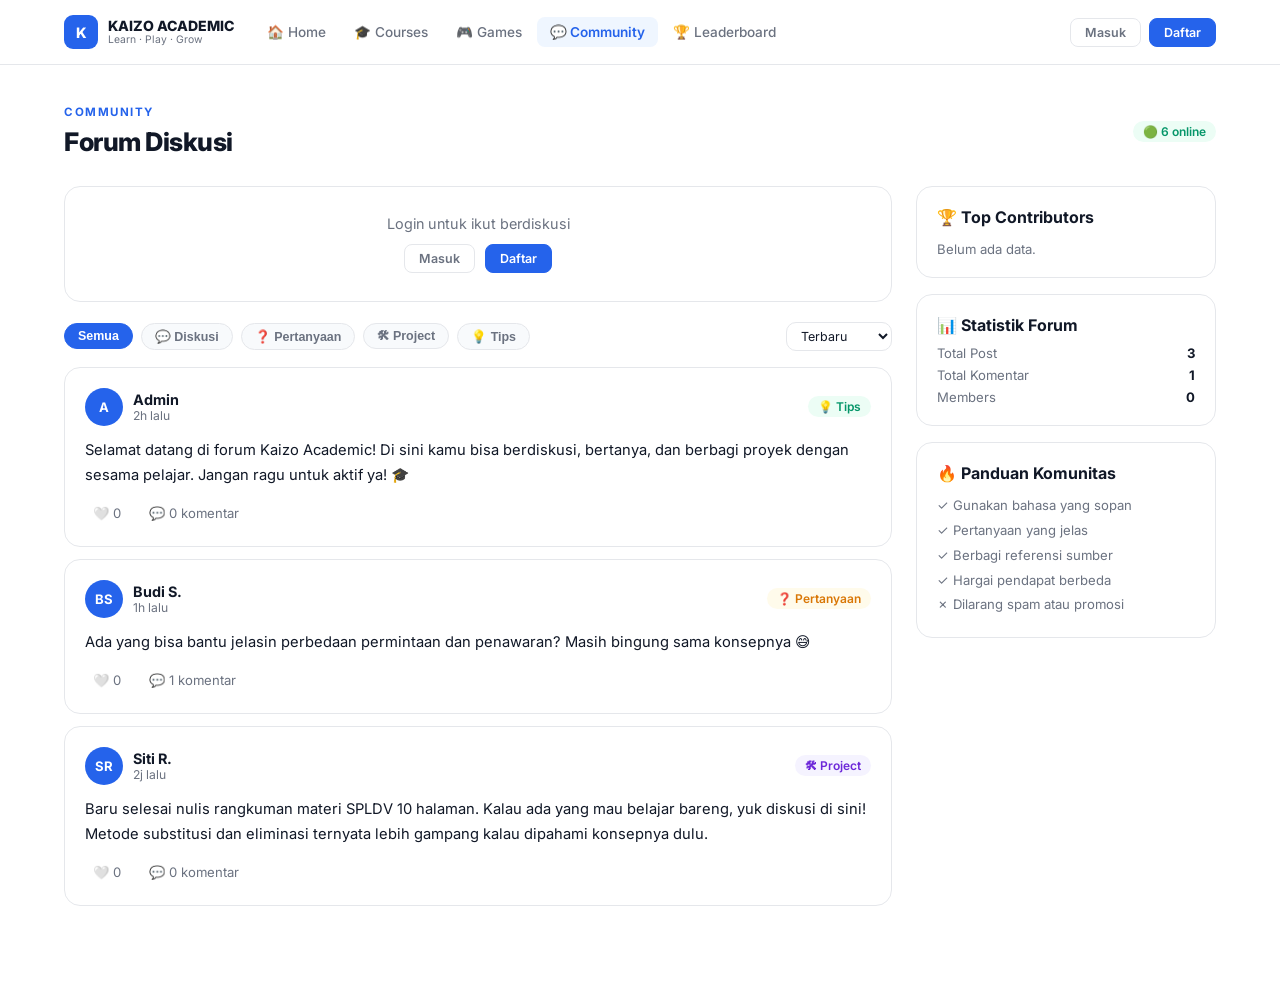
<file: community.html>
<!DOCTYPE html>
<html lang="id">
<head>
<meta charset="UTF-8"><meta name="viewport" content="width=device-width,initial-scale=1">
<title>Community — Kaizo Academic</title>
<link href="https://fonts.googleapis.com/css2?family=Inter:wght@400;500;600;700;800&display=swap" rel="stylesheet">
<script src="shared.js"></script>
<style id="ss"></style>
<style>
.community-layout{display:grid;grid-template-columns:1fr 300px;gap:24px;align-items:start}
.post-card{background:var(--c-card);border:1px solid var(--c-border);border-radius:16px;padding:20px;margin-bottom:12px;transition:.18s}
.post-card:hover{box-shadow:var(--shadow)}
.post-author{display:flex;align-items:center;gap:10px;margin-bottom:12px}
.post-avatar{width:38px;height:38px;border-radius:50%;background:var(--c-primary);color:#fff;display:flex;align-items:center;justify-content:center;font-size:.82rem;font-weight:700;flex-shrink:0}
.post-body{font-size:.92rem;color:var(--c-text);line-height:1.7;margin-bottom:12px}
.post-actions{display:flex;align-items:center;gap:12px}
.post-btn{background:none;border:none;cursor:pointer;font-size:.82rem;color:var(--c-text-sub);display:flex;align-items:center;gap:5px;padding:5px 8px;border-radius:8px;transition:.15s;font-family:var(--font-main)}
.post-btn:hover{background:var(--c-bg2);color:var(--c-text)}
.post-btn.liked{color:#DC2626}
.compose-box{background:var(--c-card);border:1px solid var(--c-border);border-radius:16px;padding:20px;margin-bottom:20px}
.sidebar-widget{background:var(--c-card);border:1px solid var(--c-border);border-radius:16px;padding:20px;margin-bottom:16px}
.tag-btn{padding:5px 13px;border-radius:999px;font-size:.78rem;font-weight:600;cursor:pointer;border:1px solid var(--c-border);background:var(--c-bg2);color:var(--c-text-sub);transition:.15s}
.tag-btn:hover,.tag-btn.active{background:var(--c-primary);color:#fff;border-color:var(--c-primary)}
.reply-box{background:var(--c-bg2);border-radius:10px;padding:14px;margin-top:12px;border:1px solid var(--c-border)}
.reply-item{display:flex;gap:10px;margin-bottom:10px;padding-bottom:10px;border-bottom:1px solid var(--c-border)}
.reply-item:last-child{border-bottom:none;margin-bottom:0}
@media(max-width:768px){.community-layout{grid-template-columns:1fr}}
</style>
</head>
<body>
<div id="nav"></div>
<main>
  <div class="page-wrap">
    <div class="row fadein" style="margin-bottom:28px">
      <div><div class="section-label">COMMUNITY</div><div class="section-title" style="margin-bottom:0">Forum Diskusi</div></div>
      <div class="sp"></div>
      <div id="online-count" class="chip chip-green"></div>
    </div>

    <div class="community-layout">
      <!-- FEED -->
      <div>
        <!-- COMPOSE -->
        <div class="compose-box fadein" id="compose-area">
          <div id="compose-logged-out" style="display:none;text-align:center;padding:8px 0">
            <div style="font-size:.9rem;color:var(--c-text-sub);margin-bottom:12px">Login untuk ikut berdiskusi</div>
            <div style="display:flex;gap:10px;justify-content:center">
              <a href="login.html" class="btn btn-ghost btn-sm">Masuk</a>
              <a href="register.html" class="btn btn-primary btn-sm">Daftar</a>
            </div>
          </div>
          <div id="compose-form" style="display:none">
            <div style="display:flex;gap:12px;align-items:flex-start;margin-bottom:12px">
              <div id="compose-avatar" class="post-avatar" style="font-size:.85rem">?</div>
              <textarea class="ftextarea" id="post-input" placeholder="Bagikan pertanyaan, insight, atau proyek kamu..." style="min-height:90px;flex:1"></textarea>
            </div>
            <div style="display:flex;align-items:center;gap:8px;flex-wrap:wrap">
              <div style="display:flex;gap:6px;flex-wrap:wrap" id="tag-selector">
                <span style="font-size:.78rem;color:var(--c-text-sub);align-self:center">Tag:</span>
                <button class="tag-btn active" onclick="selectTag('Diskusi',this)">💬 Diskusi</button>
                <button class="tag-btn" onclick="selectTag('Pertanyaan',this)">❓ Pertanyaan</button>
                <button class="tag-btn" onclick="selectTag('Project',this)">🛠 Project</button>
                <button class="tag-btn" onclick="selectTag('Tips',this)">💡 Tips</button>
              </div>
              <div class="sp"></div>
              <button class="btn btn-primary btn-sm" onclick="submitPost()">Kirim Post</button>
            </div>
          </div>
        </div>

        <!-- FILTER -->
        <div class="row" style="margin-bottom:16px;gap:8px">
          <button class="tag-btn active" onclick="filterPosts('all',this)">Semua</button>
          <button class="tag-btn" onclick="filterPosts('Diskusi',this)">💬 Diskusi</button>
          <button class="tag-btn" onclick="filterPosts('Pertanyaan',this)">❓ Pertanyaan</button>
          <button class="tag-btn" onclick="filterPosts('Project',this)">🛠 Project</button>
          <button class="tag-btn" onclick="filterPosts('Tips',this)">💡 Tips</button>
          <div class="sp"></div>
          <select class="fselect" style="width:auto;padding:5px 10px;font-size:.78rem" id="sort-select" onchange="renderFeed()">
            <option value="new">Terbaru</option>
            <option value="liked">Terpopuler</option>
          </select>
        </div>

        <!-- POSTS -->
        <div id="feed"></div>
      </div>

      <!-- SIDEBAR -->
      <div class="fadein fadein-d1">
        <div class="sidebar-widget">
          <div style="font-weight:700;margin-bottom:14px;color:var(--c-text)">🏆 Top Contributors</div>
          <div id="top-contributors"></div>
        </div>
        <div class="sidebar-widget">
          <div style="font-weight:700;margin-bottom:10px;color:var(--c-text)">📊 Statistik Forum</div>
          <div id="forum-stats"></div>
        </div>
        <div class="sidebar-widget">
          <div style="font-weight:700;margin-bottom:10px;color:var(--c-text)">🔥 Panduan Komunitas</div>
          <div style="font-size:.82rem;color:var(--c-text-sub);line-height:1.9">
            ✓ Gunakan bahasa yang sopan<br>
            ✓ Pertanyaan yang jelas<br>
            ✓ Berbagi referensi sumber<br>
            ✓ Hargai pendapat berbeda<br>
            ✗ Dilarang spam atau promosi
          </div>
        </div>
      </div>
    </div>
  </div>
</main>
<style id="shared-styles"></style>
<script>
document.getElementById('ss').textContent = SHARED_CSS;
document.getElementById('nav').innerHTML = renderNavbar('community.html');
Theme.init();

const user = Auth.getCurrent();
let activeTag = 'all', activeFilter = 'all';
let selectedTag = 'Diskusi';

// Seed posts if empty
function seedPosts() {
  if(getPosts().length > 0) return;
  const sample = [
    {id:'p1',author:'Admin',authorId:'seed',avatar:'',tag:'Tips',content:'Selamat datang di forum Kaizo Academic! Di sini kamu bisa berdiskusi, bertanya, dan berbagi proyek dengan sesama pelajar. Jangan ragu untuk aktif ya! 🎓',likes:[],comments:[],time:new Date(Date.now()-86400000*2).toISOString()},
    {id:'p2',author:'Budi S.',authorId:'seed2',avatar:'',tag:'Pertanyaan',content:'Ada yang bisa bantu jelasin perbedaan permintaan dan penawaran? Masih bingung sama konsepnya 😅',likes:[],comments:[{author:'Admin',text:'Permintaan = dari sisi pembeli, penawaran = dari sisi penjual. Keduanya bertemu di harga keseimbangan!',time:new Date(Date.now()-3600000).toISOString()}],time:new Date(Date.now()-86400000).toISOString()},
    {id:'p3',author:'Siti R.',authorId:'seed3',avatar:'',tag:'Project',content:'Baru selesai nulis rangkuman materi SPLDV 10 halaman. Kalau ada yang mau belajar bareng, yuk diskusi di sini! Metode substitusi dan eliminasi ternyata lebih gampang kalau dipahami konsepnya dulu.',likes:[],comments:[],time:new Date(Date.now()-7200000).toISOString()},
  ];
  savePosts(sample);
}
seedPosts();

// Compose setup
if(user) {
  document.getElementById('compose-form').style.display='block';
  document.getElementById('compose-avatar').textContent = initials(user.name);
} else {
  document.getElementById('compose-logged-out').style.display='block';
}

document.getElementById('online-count').textContent = '🟢 ' + (Math.floor(Math.random()*15)+3) + ' online';

let selectedTagEl = document.querySelector('#tag-selector .active');
function selectTag(tag, el) {
  selectedTag = tag;
  document.querySelectorAll('#tag-selector .tag-btn').forEach(b=>b.classList.remove('active'));
  el.classList.add('active');
}

function filterPosts(f, btn) {
  activeFilter = f;
  document.querySelectorAll('.row .tag-btn').forEach(b=>b.classList.remove('active'));
  if(btn) btn.classList.add('active');
  renderFeed();
}

function submitPost() {
  if(!user) return;
  const text = document.getElementById('post-input').value.trim();
  if(!text) { showToast('Tulis sesuatu dulu!', '⚠️'); return; }
  const posts = getPosts();
  const newPost = {
    id:'p'+Date.now(), author:user.name, authorId:user.id,
    avatar:user.avatar||'', tag:selectedTag,
    content:text, likes:[], comments:[],
    time:new Date().toISOString()
  };
  posts.unshift(newPost);
  savePosts(posts);
  document.getElementById('post-input').value = '';
  XPSystem.awardCurrent(20, 'Post di community');
  checkAndAwardBadges(user.id);
  showToast('+20 XP! Post berhasil dikirim', '✓');
  renderFeed();
}

function renderFeed() {
  let posts = getPosts();
  if(activeFilter !== 'all') posts = posts.filter(p=>p.tag===activeFilter);
  const sort = document.getElementById('sort-select').value;
  if(sort === 'liked') posts = [...posts].sort((a,b)=>(b.likes?.length||0)-(a.likes?.length||0));
  const tagColors = {Diskusi:'chip-blue',Pertanyaan:'chip-yellow',Project:'chip-purple',Tips:'chip-green'};
  const tagIcons = {Diskusi:'💬',Pertanyaan:'❓',Project:'🛠',Tips:'💡'};

  document.getElementById('feed').innerHTML = posts.length === 0
    ? `<div style="text-align:center;padding:60px 0"><div style="font-size:3rem;opacity:.3;margin-bottom:12px">💬</div><div style="color:var(--c-text-sub)">Belum ada post. Jadilah yang pertama!</div></div>`
    : posts.map(p => {
      const isLiked = user && p.likes?.includes(user.id);
      const av = p.avatar ? `<img src="${escHtml(p.avatar)}" style="width:100%;height:100%;object-fit:cover;border-radius:50%">` : initials(p.author);
      return `<div class="post-card fadein">
        <div class="post-author">
          <div class="post-avatar">${av}</div>
          <div style="flex:1">
            <div style="font-weight:700;font-size:.9rem;color:var(--c-text)">${escHtml(p.author)}</div>
            <div style="font-size:.76rem;color:var(--c-text-sub)">${timeAgo(p.time)}</div>
          </div>
          <span class="chip ${tagColors[p.tag]||'chip-gray'}">${tagIcons[p.tag]||'📌'} ${p.tag||'Umum'}</span>
        </div>
        <div class="post-body">${escHtml(p.content)}</div>
        <div class="post-actions">
          <button class="post-btn${isLiked?' liked':''}" onclick="toggleLike('${p.id}')">
            ${isLiked?'❤️':'🤍'} ${p.likes?.length||0}
          </button>
          <button class="post-btn" onclick="toggleComments('${p.id}')">
            💬 ${p.comments?.length||0} komentar
          </button>
          ${user&&(p.authorId===user.id||Auth.hasRole('developer'))?`<button class="post-btn" onclick="deletePost('${p.id}')" style="margin-left:auto;color:var(--c-text-sub)">🗑</button>`:''}
        </div>
        <div id="comments-${p.id}" style="display:none">
          <div class="reply-box">
            ${(p.comments||[]).map(c=>`
              <div class="reply-item">
                <div class="post-avatar" style="width:30px;height:30px;font-size:.68rem;flex-shrink:0">${initials(c.author)}</div>
                <div>
                  <div style="font-weight:600;font-size:.8rem;color:var(--c-text)">${escHtml(c.author)} <span style="font-weight:400;color:var(--c-text-sub)">${timeAgo(c.time)}</span></div>
                  <div style="font-size:.85rem;color:var(--c-text-sub);margin-top:2px">${escHtml(c.text)}</div>
                </div>
              </div>`).join('')}
            ${user?`<div style="display:flex;gap:8px;margin-top:${p.comments?.length?'10px':'0'}">
              <div class="post-avatar" style="width:30px;height:30px;font-size:.68rem;flex-shrink:0">${initials(user.name)}</div>
              <input class="finput" style="padding:7px 12px;font-size:.82rem" id="reply-${p.id}" placeholder="Balas..."/>
              <button class="btn btn-primary btn-xs" onclick="sendReply('${p.id}')">Kirim</button>
            </div>`:`<div style="font-size:.82rem;color:var(--c-text-sub);text-align:center;padding:8px"><a href="login.html" style="color:var(--c-primary)">Login</a> untuk komentar</div>`}
          </div>
        </div>
      </div>`;
    }).join('');
}

function toggleLike(id) {
  if(!user) { window.location.href='login.html'; return; }
  const posts=getPosts(); const p=posts.find(x=>x.id===id); if(!p) return;
  p.likes=p.likes||[];
  const idx=p.likes.indexOf(user.id);
  if(idx>=0) p.likes.splice(idx,1); else p.likes.push(user.id);
  savePosts(posts); renderFeed();
}

function toggleComments(id) {
  const el=document.getElementById('comments-'+id);
  if(el) el.style.display=el.style.display==='none'?'block':'none';
}

function sendReply(postId) {
  if(!user) return;
  const input=document.getElementById('reply-'+postId);
  const text=input?.value.trim(); if(!text) return;
  const posts=getPosts(); const p=posts.find(x=>x.id===postId); if(!p) return;
  p.comments=p.comments||[];
  p.comments.push({author:user.name,text,time:new Date().toISOString()});
  savePosts(posts);
  renderFeed();
  setTimeout(()=>{
    const el=document.getElementById('comments-'+postId);
    if(el) el.style.display='block';
  },50);
}

function deletePost(id) {
  if(!confirm('Hapus post ini?')) return;
  savePosts(getPosts().filter(p=>p.id!==id));
  renderFeed();
  showToast('Post dihapus','🗑');
}

// Sidebar: top contributors
function renderSidebar() {
  const users=[...Auth.getUsers()].sort((a,b)=>(b.posts||b.xp||0)-(a.posts||a.xp||0)).slice(0,5);
  document.getElementById('top-contributors').innerHTML = users.length===0
    ? '<div style="font-size:.82rem;color:var(--c-text-sub)">Belum ada data.</div>'
    : users.map((u,i)=>`
      <div class="row" style="padding:7px 0;border-bottom:1px solid var(--c-border)">
        <div style="font-weight:700;width:20px;font-size:.82rem;color:var(--c-text-sub)">${i+1}</div>
        <div class="post-avatar" style="width:32px;height:32px;font-size:.72rem;flex-shrink:0">${initials(u.name)}</div>
        <div style="flex:1;min-width:0"><div style="font-size:.82rem;font-weight:600;color:var(--c-text);white-space:nowrap;overflow:hidden;text-overflow:ellipsis">${escHtml(u.name)}</div></div>
        <div style="font-size:.75rem;color:var(--c-primary);font-weight:700">${(u.xp||0).toLocaleString()} XP</div>
      </div>`).join('');

  const posts=getPosts();
  document.getElementById('forum-stats').innerHTML = `
    <div class="row" style="font-size:.82rem;color:var(--c-text-sub);margin-bottom:6px"><span>Total Post</span><div class="sp"></div><strong style="color:var(--c-text)">${posts.length}</strong></div>
    <div class="row" style="font-size:.82rem;color:var(--c-text-sub);margin-bottom:6px"><span>Total Komentar</span><div class="sp"></div><strong style="color:var(--c-text)">${posts.reduce((s,p)=>s+(p.comments?.length||0),0)}</strong></div>
    <div class="row" style="font-size:.82rem;color:var(--c-text-sub)"><span>Members</span><div class="sp"></div><strong style="color:var(--c-text)">${Auth.getUsers().length}</strong></div>`;
}

renderFeed();
renderSidebar();
</script>
</body></html>
</file>
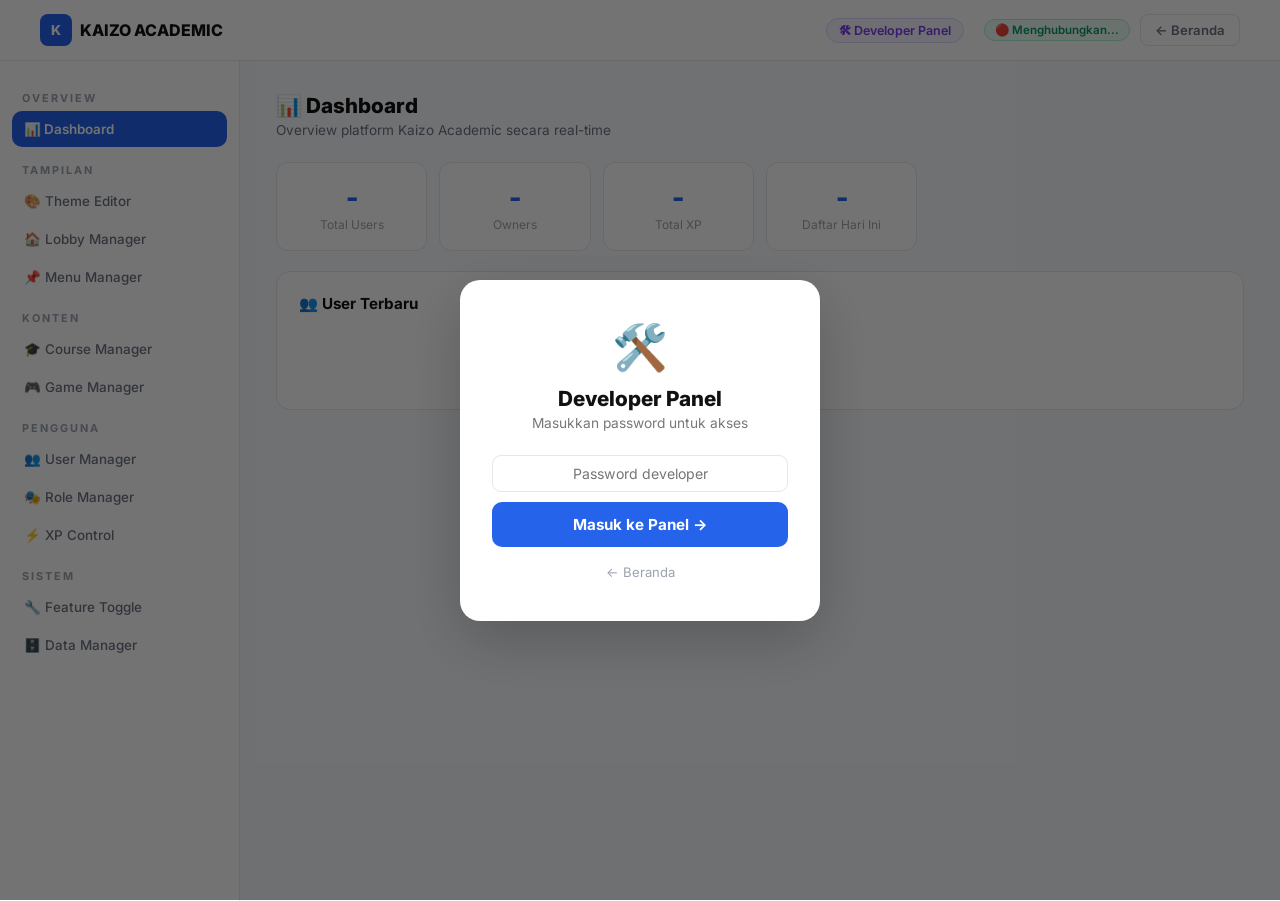
<file: developer.html>
<!DOCTYPE html>
<html lang="id">
<head>
<meta charset="UTF-8"><meta name="viewport" content="width=device-width,initial-scale=1">
<title>Developer Panel - Kaizo Academic</title>
<link href="https://fonts.googleapis.com/css2?family=Inter:wght@400;500;600;700;800&display=swap" rel="stylesheet">
<style>
*{margin:0;padding:0;box-sizing:border-box}
body{font-family:'Inter',sans-serif;background:#F8FAFC;color:#111}
nav{background:#fff;border-bottom:1px solid #E5E7EB;padding:0 24px;position:sticky;top:0;z-index:100}
.nav-in{max-width:1200px;margin:0 auto;height:60px;display:flex;align-items:center;gap:10px}
.nav-logo{font-weight:800;color:#111;text-decoration:none;display:flex;align-items:center;gap:8px}
.nav-box{width:32px;height:32px;background:#2563EB;border-radius:8px;color:#fff;font-weight:800;font-size:.85rem;display:flex;align-items:center;justify-content:center}
.sp{flex:1}
.btn-sm{padding:7px 14px;border-radius:8px;font-size:.82rem;font-weight:600;cursor:pointer;border:1px solid #E5E7EB;background:#fff;color:#6B7280;font-family:'Inter',sans-serif;text-decoration:none;display:inline-flex;align-items:center}
.gate{position:fixed;inset:0;background:rgba(0,0,0,.55);display:flex;align-items:center;justify-content:center;z-index:999}
.gate-box{background:#fff;border-radius:20px;padding:40px 32px;width:100%;max-width:360px;text-align:center;box-shadow:0 20px 60px rgba(0,0,0,.2)}
.gate input{width:100%;padding:12px 14px;border:1.5px solid #E5E7EB;border-radius:10px;font-size:.95rem;outline:none;font-family:'Inter',sans-serif;text-align:center;margin-bottom:10px}
.gate input:focus{border-color:#2563EB}
.gate-btn{width:100%;padding:13px;background:#2563EB;color:#fff;border:none;border-radius:10px;font-size:.95rem;font-weight:700;cursor:pointer;font-family:'Inter',sans-serif}
.layout{display:grid;grid-template-columns:240px 1fr;min-height:calc(100vh - 60px)}
.sidebar{background:#fff;border-right:1px solid #E5E7EB;padding:16px 12px;position:sticky;top:60px;height:calc(100vh - 60px);overflow-y:auto}
.sb-sec{font-size:.68rem;font-weight:700;letter-spacing:2px;color:#9CA3AF;text-transform:uppercase;padding:14px 10px 6px}
.sb-btn{display:flex;align-items:center;gap:9px;padding:10px 12px;border-radius:10px;cursor:pointer;font-size:.84rem;font-weight:500;color:#6B7280;transition:.15s;margin-bottom:2px;border:none;background:none;width:100%;text-align:left;font-family:'Inter',sans-serif}
.sb-btn:hover{background:#F3F4F6;color:#111}
.sb-btn.active{background:#2563EB;color:#fff;font-weight:600}
.main{padding:32px 36px 80px;overflow-y:auto}
.panel{display:none}.panel.active{display:block}
.ptitle{font-size:1.3rem;font-weight:800;margin-bottom:4px}
.psub{font-size:.85rem;color:#6B7280;margin-bottom:24px}
.online-badge{display:inline-flex;align-items:center;gap:5px;font-size:.72rem;font-weight:600;color:#059669;background:#ECFDF5;padding:3px 10px;border-radius:999px;border:1px solid #A7F3D0;margin-left:10px}
.card{background:#fff;border:1px solid #E5E7EB;border-radius:14px;padding:22px;margin-bottom:14px}
.card-title{font-weight:700;font-size:.95rem;margin-bottom:14px;display:flex;align-items:center}
.stat-grid{display:grid;grid-template-columns:repeat(auto-fill,minmax(140px,1fr));gap:12px;margin-bottom:20px}
.stat-card{background:#fff;border:1px solid #E5E7EB;border-radius:12px;padding:18px;text-align:center}
.stat-v{font-size:1.7rem;font-weight:800;color:#2563EB}
.stat-l{font-size:.75rem;color:#9CA3AF;margin-top:3px}
.urow{display:flex;align-items:center;gap:12px;padding:12px 16px;border:1px solid #E5E7EB;border-radius:12px;margin-bottom:8px;background:#fff;transition:.15s}
.urow:hover{border-color:#BFDBFE;background:#F8FAFC}
.av{width:40px;height:40px;border-radius:50%;background:#2563EB;color:#fff;font-size:.82rem;font-weight:700;display:flex;align-items:center;justify-content:center;flex-shrink:0}
label{display:block;font-size:.78rem;font-weight:600;color:#374151;margin-bottom:5px}
input[type=text],input[type=number],input[type=color],input[type=password],textarea,select{padding:9px 12px;border:1.5px solid #E5E7EB;border-radius:9px;font-size:.88rem;font-family:'Inter',sans-serif;outline:none;background:#fff;width:100%}
input:focus,textarea:focus,select:focus{border-color:#2563EB}
input[type=color]{padding:3px 6px;height:40px;cursor:pointer}
.frow{display:grid;grid-template-columns:1fr 1fr;gap:12px;margin-bottom:12px}
.fgroup{margin-bottom:12px}
.btn{padding:9px 18px;border-radius:9px;font-size:.85rem;font-weight:600;cursor:pointer;border:none;font-family:'Inter',sans-serif;display:inline-flex;align-items:center;gap:6px;transition:.15s}
.btn:disabled{opacity:.5;cursor:not-allowed}
.btn-blue{background:#2563EB;color:#fff}.btn-blue:hover:not(:disabled){background:#1D4ED8}
.btn-green{background:#ECFDF5;border:1px solid #A7F3D0;color:#059669}
.btn-red{background:#FEF2F2;border:1px solid #FECACA;color:#DC2626}
.btn-gray{background:#F3F4F6;border:1px solid #E5E7EB;color:#374151}
.toggle-wrap{display:flex;align-items:center;justify-content:space-between;padding:14px;border:1px solid #E5E7EB;border-radius:12px;margin-bottom:8px;background:#fff}
.toggle{position:relative;width:44px;height:24px;flex-shrink:0}
.toggle input{opacity:0;width:0;height:0}
.toggle-sl{position:absolute;inset:0;background:#D1D5DB;border-radius:999px;cursor:pointer;transition:.2s}
.toggle-sl::before{content:'';position:absolute;height:18px;width:18px;left:3px;bottom:3px;background:#fff;border-radius:50%;transition:.2s;box-shadow:0 1px 3px rgba(0,0,0,.2)}
.toggle input:checked+.toggle-sl{background:#2563EB}
.toggle input:checked+.toggle-sl::before{transform:translateX(20px)}
.preset-grid{display:grid;grid-template-columns:repeat(3,1fr);gap:10px;margin-bottom:16px}
.preset{border:2px solid #E5E7EB;border-radius:12px;padding:14px;cursor:pointer;text-align:center;transition:.2s}
.preset:hover{border-color:#2563EB;transform:translateY(-2px)}
.preset.sel{border-color:#2563EB;background:#EFF6FF}
.pdots{display:flex;gap:5px;justify-content:center;margin-bottom:8px}
.pdot{width:20px;height:20px;border-radius:50%}
.nav-item-row{display:flex;align-items:center;gap:6px;padding:10px 14px;border:1px solid #E5E7EB;border-radius:10px;margin-bottom:8px;background:#fff}
.log-item{padding:10px 14px;border:1px solid #E5E7EB;border-radius:8px;margin-bottom:6px;background:#fff;font-size:.82rem}
.saving{color:#9CA3AF;font-size:.78rem;margin-left:8px}
.toast{position:fixed;bottom:24px;right:24px;background:#111;color:#fff;padding:12px 20px;border-radius:10px;font-size:.85rem;font-weight:600;z-index:9999;animation:fi .2s}
@keyframes fi{from{opacity:0;transform:translateY(8px)}to{opacity:1;transform:translateY(0)}}
@media(max-width:768px){.layout{grid-template-columns:1fr}.sidebar{position:static;height:auto;display:flex;flex-wrap:wrap;gap:4px;padding:8px}.sb-sec{display:none}.sb-btn{padding:7px 10px;font-size:.78rem}.main{padding:20px 16px 60px}.frow{grid-template-columns:1fr}.preset-grid{grid-template-columns:repeat(2,1fr)}}
</style>
</head>
<body>

<div class="gate" id="gate">
  <div class="gate-box">
    <div style="font-size:2.8rem;margin-bottom:12px">🛠️</div>
    <div style="font-size:1.3rem;font-weight:800;margin-bottom:4px">Developer Panel</div>
    <div style="font-size:.86rem;color:#777;margin-bottom:24px">Masukkan password untuk akses</div>
    <input type="password" id="gate-pw" placeholder="Password developer" onkeydown="if(event.key==='Enter')checkGate()">
    <div id="gate-err" style="color:#DC2626;font-size:.82rem;margin-bottom:10px;display:none">❌ Password salah!</div>
    <button class="gate-btn" onclick="checkGate()">Masuk ke Panel →</button>
    <div style="margin-top:14px"><a href="index.html" style="font-size:.82rem;color:#9CA3AF;text-decoration:none">← Beranda</a></div>
  </div>
</div>

<nav>
  <div class="nav-in">
    <a href="index.html" class="nav-logo"><div class="nav-box">K</div><span>KAIZO ACADEMIC</span></a>
    <div class="sp"></div>
    <span style="font-size:.78rem;font-weight:600;color:#7C3AED;background:#F5F3FF;padding:4px 12px;border-radius:999px;border:1px solid #DDD6FE">🛠 Developer Panel</span>
    <span class="online-badge" id="conn-badge">🔴 Menghubungkan...</span>
    <a href="index.html" class="btn-sm">← Beranda</a>
  </div>
</nav>

<div class="layout">
  <div class="sidebar">
    <div class="sb-sec">Overview</div>
    <button class="sb-btn active" onclick="go('dashboard',this)">📊 Dashboard</button>
    <div class="sb-sec">Tampilan</div>
    <button class="sb-btn" onclick="go('theme',this)">🎨 Theme Editor</button>
    <button class="sb-btn" onclick="go('lobby',this)">🏠 Lobby Manager</button>
    <button class="sb-btn" onclick="go('menu',this)">📌 Menu Manager</button>
    <div class="sb-sec">Konten</div>
    <button class="sb-btn" onclick="go('courses',this)">🎓 Course Manager</button>
    <button class="sb-btn" onclick="go('games',this)">🎮 Game Manager</button>
    <div class="sb-sec">Pengguna</div>
    <button class="sb-btn" onclick="go('users',this)">👥 User Manager</button>
    <button class="sb-btn" onclick="go('roles',this)">🎭 Role Manager</button>
    <button class="sb-btn" onclick="go('xp',this)">⚡ XP Control</button>
    <div class="sb-sec">Sistem</div>
    <button class="sb-btn" onclick="go('features',this)">🔧 Feature Toggle</button>
    <button class="sb-btn" onclick="go('data',this)">🗄️ Data Manager</button>
  </div>

  <div class="main">

    <!-- DASHBOARD -->
    <div class="panel active" id="p-dashboard">
      <div class="ptitle">📊 Dashboard</div>
      <div class="psub">Overview platform Kaizo Academic secara real-time</div>
      <div class="stat-grid">
        <div class="stat-card"><div class="stat-v" id="d-users">-</div><div class="stat-l">Total Users</div></div>
        <div class="stat-card"><div class="stat-v" id="d-owners">-</div><div class="stat-l">Owners</div></div>
        <div class="stat-card"><div class="stat-v" id="d-xp">-</div><div class="stat-l">Total XP</div></div>
        <div class="stat-card"><div class="stat-v" id="d-today">-</div><div class="stat-l">Daftar Hari Ini</div></div>
      </div>
      <div class="card"><div class="card-title">👥 User Terbaru</div><div id="d-recent"><div style="color:#9CA3AF;text-align:center;padding:20px">Memuat...</div></div></div>
    </div>

    <!-- THEME EDITOR -->
    <div class="panel" id="p-theme">
      <div class="ptitle">🎨 Theme Editor <span class="online-badge">🌐 Online</span></div>
      <div class="psub">Perubahan langsung berlaku untuk semua user</div>
      <div class="card">
        <div class="card-title">Preset Tema</div>
        <div class="preset-grid" id="preset-grid"></div>
      </div>
      <div class="card">
        <div class="card-title">Warna & Tipografi</div>
        <div class="frow">
          <div class="fgroup"><label>🔵 Warna Utama</label><input type="color" id="t-primary"></div>
          <div class="fgroup"><label>⬜ Background</label><input type="color" id="t-bg"></div>
          <div class="fgroup"><label>🔲 Background 2</label><input type="color" id="t-bg2"></div>
          <div class="fgroup"><label>⬛ Warna Teks</label><input type="color" id="t-text"></div>
        </div>
        <div class="frow">
          <div class="fgroup"><label>Font</label>
            <select id="t-font">
              <option value="Inter">Inter</option><option value="Poppins">Poppins</option>
              <option value="Roboto">Roboto</option><option value="system-ui">System UI</option>
            </select>
          </div>
          <div class="fgroup"><label>Ukuran Font</label>
            <select id="t-size">
              <option value="small">Kecil</option><option value="medium">Sedang</option>
              <option value="large">Besar</option><option value="xlarge">Sangat Besar</option>
            </select>
          </div>
        </div>
        <div style="display:flex;gap:8px;flex-wrap:wrap">
          <button class="btn btn-blue" onclick="saveTheme()" id="btn-theme">💾 Simpan & Terapkan ke Semua</button>
          <button class="btn btn-gray" onclick="resetTheme()">↺ Reset Default</button>
        </div>
      </div>
    </div>

    <!-- LOBBY MANAGER -->
    <div class="panel" id="p-lobby">
      <div class="ptitle">🏠 Lobby Manager <span class="online-badge">🌐 Online</span></div>
      <div class="psub">Edit teks halaman utama, berlaku untuk semua user</div>
      <div class="card">
        <div class="fgroup"><label>Nama Akademi</label><input type="text" id="l-name" placeholder="KAIZO ACADEMIC"></div>
        <div class="fgroup"><label>Tagline</label><input type="text" id="l-tag" placeholder="Learn · Play · Grow"></div>
        <div class="fgroup"><label>Judul Hero (banner besar)</label><input type="text" id="l-hero" placeholder="Belajar Lebih Cerdas, Bukan Lebih Keras"></div>
        <div class="fgroup"><label>Deskripsi Hero</label><textarea id="l-desc" rows="3" placeholder="Deskripsi singkat platform..."></textarea></div>
        <div class="fgroup"><label>Teks Tombol Utama</label><input type="text" id="l-btn1" placeholder="🚀 Mulai Belajar Gratis"></div>
        <div class="fgroup"><label>Teks Tombol Kedua</label><input type="text" id="l-btn2" placeholder="📚 Lihat Courses"></div>
        <button class="btn btn-blue" onclick="saveLobby()" id="btn-lobby">💾 Simpan & Terapkan</button>
      </div>
    </div>

    <!-- MENU MANAGER -->
    <div class="panel" id="p-menu">
      <div class="ptitle">📌 Menu Manager <span class="online-badge">🌐 Online</span></div>
      <div class="psub">Atur item navigasi, berlaku untuk semua user</div>
      <div class="card">
        <div id="menu-list"></div>
        <div style="display:flex;gap:8px;margin-top:10px">
          <button class="btn btn-green" onclick="addMenuItem()">+ Tambah Menu</button>
          <button class="btn btn-blue" onclick="saveMenu()" id="btn-menu">💾 Simpan & Terapkan</button>
        </div>
      </div>
    </div>

    <!-- COURSE MANAGER -->
    <div class="panel" id="p-courses">
      <div class="ptitle">🎓 Course Manager <span class="online-badge">🌐 Online</span></div>
      <div class="psub">Tambah/edit course, langsung tampil ke semua user</div>
      <div id="course-list"></div>
      <button class="btn btn-green" onclick="addCourse()">+ Tambah Course Baru</button>
    </div>

    <!-- GAME MANAGER -->
    <div class="panel" id="p-games">
      <div class="ptitle">🎮 Game Manager <span class="online-badge">🌐 Online</span></div>
      <div class="psub">Aktifkan/nonaktifkan game dan atur XP reward</div>
      <div class="card">
        <div id="game-list"></div>
        <button class="btn btn-blue" onclick="saveGames()" id="btn-games" style="margin-top:8px">💾 Simpan & Terapkan</button>
      </div>
    </div>

    <!-- USER MANAGER -->
    <div class="panel" id="p-users">
      <div class="ptitle">👥 User Manager <span class="online-badge">🌐 Real-time</span></div>
      <div class="psub">Semua pengguna terdaftar</div>
      <div style="margin-bottom:14px"><input type="text" id="user-search" placeholder="🔍 Cari nama atau email..." oninput="renderUsers()" style="max-width:300px"></div>
      <div id="user-list"><div style="color:#9CA3AF;text-align:center;padding:20px">Memuat...</div></div>
    </div>

    <!-- ROLE MANAGER -->
    <div class="panel" id="p-roles">
      <div class="ptitle">🎭 Role Manager <span class="online-badge">🌐 Real-time</span></div>
      <div class="psub">Ubah role pengguna — langsung berlaku</div>
      <div id="role-list"><div style="color:#9CA3AF;text-align:center;padding:20px">Memuat...</div></div>
    </div>

    <!-- XP CONTROL -->
    <div class="panel" id="p-xp">
      <div class="ptitle">⚡ XP Control <span class="online-badge">🌐 Real-time</span></div>
      <div class="psub">Beri XP ke pengguna secara online</div>
      <div class="card">
        <div class="card-title">Beri XP ke User Tertentu</div>
        <div class="frow">
          <div class="fgroup"><label>Pilih User</label><select id="xp-user"><option value="">Pilih user...</option></select></div>
          <div class="fgroup"><label>Jumlah XP</label><input type="number" id="xp-amt" placeholder="Contoh: 100" min="1"></div>
        </div>
        <div class="fgroup"><label>Alasan (opsional)</label><input type="text" id="xp-reason" placeholder="Contoh: Reward aktif belajar"></div>
        <button class="btn btn-blue" onclick="giveXP()">⚡ Beri XP</button>
      </div>
      <div class="card">
        <div class="card-title">Beri XP ke Semua User</div>
        <div style="display:flex;gap:10px;align-items:flex-end;flex-wrap:wrap">
          <div class="fgroup" style="margin:0"><label>Jumlah XP</label><input type="number" id="xp-all" placeholder="XP untuk semua" style="width:160px"></div>
          <button class="btn btn-green" onclick="giveXPAll()">⚡ Beri ke Semua</button>
        </div>
      </div>
      <div class="card">
        <div class="card-title">📋 Log XP</div>
        <div id="xp-log"></div>
      </div>
    </div>

    <!-- FEATURE TOGGLE -->
    <div class="panel" id="p-features">
      <div class="ptitle">🔧 Feature Toggle <span class="online-badge">🌐 Online</span></div>
      <div class="psub">Aktifkan/nonaktifkan fitur, berlaku semua user</div>
      <div class="card">
        <div class="toggle-wrap"><div><div style="font-weight:600">🎮 Game Hub</div><div style="font-size:.78rem;color:#9CA3AF">Semua game edukatif</div></div><label class="toggle"><input type="checkbox" id="ft-games" checked><span class="toggle-sl"></span></label></div>
        <div class="toggle-wrap"><div><div style="font-weight:600">💬 Community</div><div style="font-size:.78rem;color:#9CA3AF">Forum diskusi pengguna</div></div><label class="toggle"><input type="checkbox" id="ft-community" checked><span class="toggle-sl"></span></label></div>
        <div class="toggle-wrap"><div><div style="font-weight:600">🏅 Sertifikat</div><div style="font-size:.78rem;color:#9CA3AF">Sertifikat digital</div></div><label class="toggle"><input type="checkbox" id="ft-cert" checked><span class="toggle-sl"></span></label></div>
        <div class="toggle-wrap"><div><div style="font-weight:600">⚡ Gamifikasi</div><div style="font-size:.78rem;color:#9CA3AF">XP, badge, leaderboard</div></div><label class="toggle"><input type="checkbox" id="ft-gamify" checked><span class="toggle-sl"></span></label></div>
        <div class="toggle-wrap"><div><div style="font-weight:600">🔔 Notifikasi</div><div style="font-size:.78rem;color:#9CA3AF">Toast notifikasi</div></div><label class="toggle"><input type="checkbox" id="ft-notif" checked><span class="toggle-sl"></span></label></div>
        <button class="btn btn-blue" onclick="saveFeatures()" style="margin-top:8px">💾 Simpan & Terapkan</button>
      </div>
    </div>

    <!-- DATA MANAGER -->
    <div class="panel" id="p-data">
      <div class="ptitle">🗄️ Data Manager</div>
      <div class="psub">Export, import, atau reset data platform</div>
      <div class="card">
        <div class="card-title">Export Data</div>
        <div style="display:flex;gap:8px;flex-wrap:wrap">
          <button class="btn btn-blue" onclick="exportUsers()">⬇️ Export Users (JSON)</button>
          <button class="btn btn-gray" onclick="exportSettings()">⬇️ Export Semua Settings</button>
        </div>
      </div>
      <div class="card" style="border-color:#FECACA">
        <div class="card-title" style="color:#DC2626">⚠️ Danger Zone</div>
        <div style="font-size:.83rem;color:#777;margin-bottom:14px">Tidak bisa dibatalkan!</div>
        <div style="display:flex;gap:8px;flex-wrap:wrap">
          <button class="btn btn-red" onclick="resetProgress()">🗑️ Reset Progress Semua User</button>
          <button class="btn btn-red" onclick="resetAllSettings()">🗑️ Reset Semua Settings</button>
          <button class="btn btn-red" onclick="resetAll()">💀 Hapus SEMUA User</button>
        </div>
      </div>
    </div>

  </div>
</div>

<script>
var SB='https://kjcifrrkfpifdrwjufau.supabase.co';
var KEY='sb_publishable_8sk82afIl_YihEiIFkvCwQ_LDz1I5C6';
var PASS='Kaizzo24$';
var users=[];
var xpLogs=[];
var settings={};

// ── Supabase Helpers ──
async function sbGet(p){
  var r=await fetch(SB+'/rest/v1/'+p,{headers:{'apikey':KEY,'Authorization':'Bearer '+KEY}});
  return r.json();
}
async function sbPost(p,d){
  var r=await fetch(SB+'/rest/v1/'+p,{method:'POST',headers:{'apikey':KEY,'Authorization':'Bearer '+KEY,'Content-Type':'application/json','Prefer':'return=representation'},body:JSON.stringify(d)});
  return{ok:r.ok,data:await r.json()};
}
async function sbPatch(table,filter,d){
  var r=await fetch(SB+'/rest/v1/'+table+'?'+filter,{method:'PATCH',headers:{'apikey':KEY,'Authorization':'Bearer '+KEY,'Content-Type':'application/json','Prefer':'return=representation'},body:JSON.stringify(d)});
  return r.ok;
}
async function sbUpsert(table,d){
  // Upsert: POST with on-conflict merge on primary key
  var r=await fetch(SB+'/rest/v1/'+table,{
    method:'POST',
    headers:{
      'apikey':KEY,
      'Authorization':'Bearer '+KEY,
      'Content-Type':'application/json',
      'Prefer':'resolution=merge-duplicates,return=minimal'
    },
    body:JSON.stringify(Array.isArray(d)?d:[d])
  });
  if(!r.ok){
    // fallback: try PATCH
    var body=Array.isArray(d)?d[0]:d;
    var key=body.key;
    var r2=await fetch(SB+'/rest/v1/'+table+'?key=eq.'+encodeURIComponent(key),{
      method:'PATCH',
      headers:{'apikey':KEY,'Authorization':'Bearer '+KEY,'Content-Type':'application/json','Prefer':'return=minimal'},
      body:JSON.stringify({value:body.value,updated_at:body.updated_at})
    });
    if(r2.ok)return true;
    // fallback 2: INSERT
    var r3=await fetch(SB+'/rest/v1/'+table,{
      method:'POST',
      headers:{'apikey':KEY,'Authorization':'Bearer '+KEY,'Content-Type':'application/json','Prefer':'return=minimal'},
      body:JSON.stringify([body])
    });
    return r3.ok;
  }
  return true;
}
async function sbDel(p){
  var r=await fetch(SB+'/rest/v1/'+p,{method:'DELETE',headers:{'apikey':KEY,'Authorization':'Bearer '+KEY}});
  return r.ok;
}

// ── Get/Set settings online ──
async function getSetting(key){
  try{
    var d=await sbGet('platform_settings?key=eq.'+encodeURIComponent(key)+'&select=value');
    if(d&&d.length>0)return d[0].value;
  }catch(e){}
  return null;
}
async function setSetting(key,value){
  try{
    var ok=await sbUpsert('platform_settings',{key:key,value:value,updated_at:new Date().toISOString()});
    if(ok){settings[key]=value;}
    return ok;
  }catch(e){
    console.error('setSetting error:',e);
    return false;
  }
}
async function loadAllSettings(){
  try{
    var d=await sbGet('platform_settings?select=key,value');
    settings={};
    if(Array.isArray(d))d.forEach(function(r){settings[r.key]=r.value;});
    document.getElementById('conn-badge').textContent='🟢 Online';
    document.getElementById('conn-badge').style.color='#059669';
  }catch(e){
    document.getElementById('conn-badge').textContent='🔴 Offline';
  }
}

// ── Session & Gate ──
function sess(){try{return JSON.parse(localStorage.getItem('kaizo:session'));}catch(e){return null;}}
function checkGate(){
  var pw=document.getElementById('gate-pw').value;
  var s=sess();
  if(pw===PASS||(s&&(s.role==='developer'||s.role==='owner'))){
    document.getElementById('gate').style.display='none';
    loadAll();
  }else{document.getElementById('gate-err').style.display='block';}
}
try{var _s=sess();if(_s&&(_s.role==='developer'||_s.role==='owner')){document.getElementById('gate').style.display='none';setTimeout(loadAll,100);}}catch(e){}

// ── Nav ──
function go(id,btn){
  document.querySelectorAll('.sb-btn').forEach(function(b){b.classList.remove('active');});
  if(btn)btn.classList.add('active');
  document.querySelectorAll('.panel').forEach(function(p){p.classList.remove('active');});
  document.getElementById('p-'+id).classList.add('active');
  if(id==='users')renderUsers();
  else if(id==='roles')renderRoles();
  else if(id==='xp'){renderXPSel();renderXPLog();}
  else if(id==='theme')loadThemeEditor();
  else if(id==='lobby')loadLobby();
  else if(id==='menu')renderMenu();
  else if(id==='courses')renderCourseMgr();
  else if(id==='games')renderGames();
  else if(id==='features')loadFeatures();
}

// ── Load All ──
async function loadAll(){
  await loadAllSettings();
  try{users=await sbGet('users?select=*&order=created_at.desc');}catch(e){users=[];}
  try{
    var xl=await sbGet('xp_logs?select=*&order=created_at.desc&limit=50');
    xpLogs=Array.isArray(xl)?xl:[];
  }catch(e){xpLogs=[];}
  renderDashboard();
}

// ── DASHBOARD ──
function ini(n){return(n||'?').split(' ').map(function(w){return w[0];}).join('').toUpperCase().slice(0,2);}
function esc(s){return String(s||'').replace(/&/g,'&amp;').replace(/</g,'&lt;');}
function roleLabel(r){return{owner:'👑 Owner',developer:'🛠 Developer',creator:'✏️ Creator',user:'🎓 User'}[r]||r;}
function roleColor(r){return{owner:'#D97706',developer:'#0891B2',creator:'#7C3AED',user:'#2563EB'}[r]||'#9CA3AF';}
function toast(m,c){var t=document.createElement('div');t.className='toast';t.textContent=m;if(c)t.style.background=c;document.body.appendChild(t);setTimeout(function(){t.remove();},3000);}
function setBtnLoading(id,loading,label){var b=document.getElementById(id);if(!b)return;b.disabled=loading;b.textContent=loading?'⏳ Menyimpan...':label;}

function renderDashboard(){
  document.getElementById('d-users').textContent=users.length;
  document.getElementById('d-owners').textContent=users.filter(function(u){return u.role==='owner';}).length;
  document.getElementById('d-xp').textContent=users.reduce(function(a,u){return a+(u.xp||0);},0);
  var today=new Date().toDateString();
  document.getElementById('d-today').textContent=users.filter(function(u){return u.created_at&&new Date(u.created_at).toDateString()===today;}).length;
  document.getElementById('d-recent').innerHTML=users.slice(0,5).map(function(u){
    return'<div class="urow"><div class="av">'+ini(u.name)+'</div><div><div style="font-weight:700;font-size:.9rem">'+esc(u.name)+'</div><div style="font-size:.75rem;color:#9CA3AF">'+esc(u.email)+'</div></div><span style="margin-left:auto;padding:3px 10px;border-radius:999px;font-size:.72rem;font-weight:700;background:'+roleColor(u.role)+'22;color:'+roleColor(u.role)+'">'+roleLabel(u.role)+'</span><div style="font-weight:800;color:#2563EB;margin-left:10px;font-size:.9rem">'+(u.xp||0)+' XP</div></div>';
  }).join('')||'<div style="color:#9CA3AF;text-align:center;padding:16px">Belum ada user.</div>';
}

// ── THEME EDITOR ──
var PRESETS=[
  {name:'Default',c:['#2563EB','#FFFFFF','#F8FAFC','#111827']},
  {name:'Dark',c:['#60A5FA','#111827','#1F2937','#F9FAFB']},
  {name:'Green',c:['#059669','#FFFFFF','#F0FDF4','#111827']},
  {name:'Purple',c:['#7C3AED','#FFFFFF','#FAF5FF','#111827']},
  {name:'Warm',c:['#D97706','#FFFBEB','#FEF3C7','#111827']},
  {name:'Neon',c:['#22C55E','#0A0A0A','#111111','#F0FFF0']},
];
function loadThemeEditor(){
  var t=settings.theme||{};
  document.getElementById('t-primary').value=t.colorPrimary||'#2563EB';
  document.getElementById('t-bg').value=t.colorBg||'#FFFFFF';
  document.getElementById('t-bg2').value=t.colorBg2||'#F8FAFC';
  document.getElementById('t-text').value=t.colorText||'#111827';
  document.getElementById('t-font').value=t.font||'Inter';
  document.getElementById('t-size').value=t.fontSize||'medium';
  document.getElementById('preset-grid').innerHTML=PRESETS.map(function(p,i){
    return'<div class="preset" onclick="applyPreset('+i+')" id="pr'+i+'"><div class="pdots">'+p.c.slice(0,3).map(function(c){return'<div class="pdot" style="background:'+c+';border:1px solid #E5E7EB"></div>';}).join('')+'</div><div style="font-size:.8rem;font-weight:600">'+p.name+'</div></div>';
  }).join('');
}
function applyPreset(i){
  var p=PRESETS[i];
  document.getElementById('t-primary').value=p.c[0];
  document.getElementById('t-bg').value=p.c[1];
  document.getElementById('t-bg2').value=p.c[2];
  document.getElementById('t-text').value=p.c[3];
  document.querySelectorAll('.preset').forEach(function(el,j){el.classList.toggle('sel',j===i);});
}
async function saveTheme(){
  setBtnLoading('btn-theme',true,'');
  var t=settings.theme||{};
  t.colorPrimary=document.getElementById('t-primary').value;
  t.colorBg=document.getElementById('t-bg').value;
  t.colorBg2=document.getElementById('t-bg2').value;
  t.colorText=document.getElementById('t-text').value;
  t.font=document.getElementById('t-font').value;
  t.fontSize=document.getElementById('t-size').value;
  var ok=await setSetting('theme',t);
  if(ok){settings.theme=t;toast('✅ Tema disimpan! Semua user akan melihat perubahan.',  '#059669');}
  else toast('❌ Gagal menyimpan!','#DC2626');
  setBtnLoading('btn-theme',false,'💾 Simpan & Terapkan ke Semua');
}
async function resetTheme(){
  var def={colorPrimary:'#2563EB',colorBg:'#FFFFFF',colorBg2:'#F8FAFC',colorText:'#111827',font:'Inter',fontSize:'medium'};
  await setSetting('theme',def);settings.theme=def;loadThemeEditor();toast('Tema direset ke default.');
}

// ── LOBBY MANAGER ──
function loadLobby(){
  var t=settings.theme||{};
  var l=settings.lobby||{};
  document.getElementById('l-name').value=t.academyName||'KAIZO ACADEMIC';
  document.getElementById('l-tag').value=t.academyTagline||'Learn · Play · Grow';
  document.getElementById('l-hero').value=l.heroTitle||'Belajar Lebih Cerdas, Bukan Lebih Keras';
  document.getElementById('l-desc').value=l.heroDesc||'Platform akademi modern dengan course interaktif, 10 game edukatif, sistem XP, dan sertifikat digital.';
  document.getElementById('l-btn1').value=l.btn1||'🚀 Mulai Belajar Gratis';
  document.getElementById('l-btn2').value=l.btn2||'📚 Lihat Courses';
}
async function saveLobby(){
  setBtnLoading('btn-lobby',true,'');
  var t=settings.theme||{};
  t.academyName=document.getElementById('l-name').value||'KAIZO ACADEMIC';
  t.academyTagline=document.getElementById('l-tag').value||'Learn · Play · Grow';
  var l={
    heroTitle:document.getElementById('l-hero').value,
    heroDesc:document.getElementById('l-desc').value,
    btn1:document.getElementById('l-btn1').value,
    btn2:document.getElementById('l-btn2').value,
  };
  var ok1=await setSetting('theme',t);
  var ok2=await setSetting('lobby',l);
  if(ok1&&ok2){settings.theme=t;settings.lobby=l;toast('✅ Lobby disimpan! Berlaku untuk semua user.','#059669');}
  else toast('❌ Gagal menyimpan!','#DC2626');
  setBtnLoading('btn-lobby',false,'💾 Simpan & Terapkan');
}

// ── MENU MANAGER ──
var menuItems=[];
function renderMenu(){
  menuItems=settings.nav_items||[{label:'Home',icon:'🏠',href:'index.html'},{label:'Courses',icon:'🎓',href:'courses.html'},{label:'Games',icon:'🎮',href:'games.html'},{label:'Community',icon:'💬',href:'community.html'},{label:'Leaderboard',icon:'🏆',href:'leaderboard.html'}];
  document.getElementById('menu-list').innerHTML=menuItems.map(function(item,i){
    return'<div class="nav-item-row">'
      +'<input value="'+esc(item.icon||'')+'" oninput="menuItems['+i+'].icon=this.value" style="width:48px;text-align:center;font-size:1.1rem;padding:6px;border:1px solid #E5E7EB;border-radius:8px;font-family:\'Inter\',sans-serif">'
      +'<input value="'+esc(item.label||'')+'" oninput="menuItems['+i+'].label=this.value" placeholder="Label" style="flex:1;margin:0 6px;border-radius:8px;padding:7px 10px;border:1px solid #E5E7EB;font-size:.84rem;font-family:\'Inter\',sans-serif">'
      +'<input value="'+esc(item.href||'')+'" oninput="menuItems['+i+'].href=this.value" placeholder="URL" style="flex:1.5;margin-right:6px;border-radius:8px;padding:7px 10px;border:1px solid #E5E7EB;font-size:.84rem;font-family:\'Inter\',sans-serif">'
      +'<button onclick="delMenuItem('+i+')" style="background:#FEF2F2;border:1px solid #FECACA;border-radius:7px;padding:6px 11px;cursor:pointer;color:#DC2626;font-size:.82rem;font-family:\'Inter\',sans-serif">✕</button>'
    +'</div>';
  }).join('');
}
function addMenuItem(){menuItems.push({label:'Menu Baru',icon:'📄',href:'#'});renderMenu();}
function delMenuItem(i){menuItems.splice(i,1);renderMenu();}
async function saveMenu(){
  setBtnLoading('btn-menu',true,'');
  var ok=await setSetting('nav_items',menuItems);
  if(ok){settings.nav_items=menuItems;toast('✅ Menu disimpan!','#059669');}
  else toast('❌ Gagal!','#DC2626');
  setBtnLoading('btn-menu',false,'💾 Simpan & Terapkan');
}

// ── COURSE MANAGER ──
var coursesData=[];
function renderCourseMgr(){
  coursesData=JSON.parse(JSON.stringify(settings.courses||getDefaultCourses()));
  var rows=coursesData.map(function(c,ci){
    var lvlOpts=['Beginner','Intermediate','Advanced'].map(function(l){return'<option value="'+l+'"'+(c.level===l?' selected':'')+'>'+l+'</option>';}).join('');
    return '<div class="card" style="margin-bottom:14px" id="ccard-'+ci+'">'  
      +'<div style="display:flex;align-items:center;gap:8px;margin-bottom:14px;flex-wrap:wrap">'
        +'<input id="cc'+ci+'icon" value="'+esc(c.icon||'📚')+'" style="width:48px;text-align:center;font-size:1.2rem;padding:6px;border:1.5px solid #E5E7EB;border-radius:9px;font-family:Inter,sans-serif">'
        +'<input id="cc'+ci+'title" value="'+esc(c.title||'')+'" placeholder="Judul Course" style="flex:1;min-width:120px;font-weight:700;font-size:.95rem;padding:9px 12px;border:1.5px solid #E5E7EB;border-radius:9px;font-family:Inter,sans-serif">'
        +'<button onclick="saveSingleCourse('+ci+')" style="padding:8px 13px;background:#ECFDF5;border:1px solid #A7F3D0;border-radius:8px;cursor:pointer;color:#059669;font-family:Inter,sans-serif;font-size:.82rem">💾 Simpan</button>'
        +'<button onclick="delCourse('+ci+')" style="padding:8px 11px;background:#FEF2F2;border:1px solid #FECACA;border-radius:8px;cursor:pointer;color:#DC2626;font-family:Inter,sans-serif;font-size:.82rem">✕ Hapus</button>'
      +'</div>'
      +'<div style="display:grid;grid-template-columns:1fr 1fr;gap:10px;margin-bottom:10px">'
        +'<div class="fgroup"><label>Kategori</label><input id="cc'+ci+'cat" value="'+esc(c.category||c.cat||'')+'" placeholder="Ekonomi"></div>'
        +'<div class="fgroup"><label>Level</label><select id="cc'+ci+'level">'+lvlOpts+'</select></div>'
        +'<div class="fgroup"><label>Durasi</label><input id="cc'+ci+'dur" value="'+esc(c.duration||'')+'" placeholder="3 jam"></div>'
        +'<div class="fgroup"><label>XP Reward</label><input id="cc'+ci+'xp" type="number" value="'+(c.xpReward||c.xp||100)+'" min="0"></div>'
        +'<div class="fgroup"><label>Rating (1-5)</label><input id="cc'+ci+'rating" type="number" value="'+(c.rating||4.5)+'" min="1" max="5" step="0.1"></div>'
        +'<div class="fgroup"><label>Jumlah Lessons</label><input id="cc'+ci+'lessons" type="number" value="'+(c.lessons||0)+'" min="0"></div>'
      +'</div>'
      +'<div class="fgroup"><label>Deskripsi</label><textarea id="cc'+ci+'desc" rows="2" placeholder="Deskripsi...">'+esc(c.description||c.desc||'')+'</textarea></div>'
    +'</div>';
  }).join('')  ||'<div style="color:#9CA3AF;text-align:center;padding:20px">Belum ada course.</div>';
  document.getElementById('course-list').innerHTML=rows;
}
function readCourseForm(ci){
  function gv(id){var el=document.getElementById('cc'+ci+id);return el?el.value:'';}
  coursesData[ci].icon=gv('icon');
  coursesData[ci].title=gv('title');
  coursesData[ci].category=gv('cat');
  coursesData[ci].cat=gv('cat');
  coursesData[ci].level=gv('level');
  coursesData[ci].duration=gv('dur');
  coursesData[ci].xpReward=parseInt(gv('xp'))||0;
  coursesData[ci].xp=parseInt(gv('xp'))||0;
  coursesData[ci].rating=parseFloat(gv('rating'))||4.5;
  coursesData[ci].lessons=parseInt(gv('lessons'))||0;
  coursesData[ci].description=gv('desc');
  coursesData[ci].desc=gv('desc');
}
async function saveSingleCourse(ci){
  readCourseForm(ci);
  var ok=await setSetting('courses',coursesData);
  if(ok){settings.courses=JSON.parse(JSON.stringify(coursesData));toast('✅ Course disimpan untuk semua user!','#059669');}
  else toast('❌ Gagal simpan! Cek koneksi.','#DC2626');
}
function addCourse(){
  coursesData.push({id:'c'+Date.now(),title:'Course Baru',icon:'📚',category:'Umum',level:'Beginner',duration:'2 jam',xpReward:100,rating:4.5,description:'Deskripsi course baru.'});
  renderCourseMgr();
}
async function delCourse(i){
  if(!confirm('Hapus course ini?'))return;
  coursesData.splice(i,1);
  await setSetting('courses',coursesData);settings.courses=coursesData;
  renderCourseMgr();toast('Course dihapus.');
}
function getDefaultCourses(){return[
  {id:'c1',title:'IPS Ekonomi Dasar',icon:'📊',category:'Ekonomi',level:'Beginner',duration:'3 jam',xpReward:200,rating:4.8,description:'Pelajari dasar-dasar ilmu ekonomi.'},
  {id:'c2',title:'Matematika Kelas 9',icon:'🧮',category:'Matematika',level:'Beginner',duration:'4 jam',xpReward:250,rating:4.6,description:'Kuasai aljabar, geometri, dan statistika.'},
];}

// ── GAME MANAGER ──
var GAME_DEFS=[
  {id:'quiz',name:'Quiz Arena',xp:30},{id:'speed',name:'Speed Quiz',xp:25},
  {id:'tf',name:'True or False',xp:15},{id:'flash',name:'Flashcard',xp:15},
  {id:'memory',name:'Memory Match',xp:20},{id:'word',name:'Word Builder',xp:20},
  {id:'seq',name:'Sequence Master',xp:25},{id:'logic',name:'Logic Grid',xp:35},
  {id:'race',name:'Knowledge Race',xp:40},{id:'puzzle',name:'Puzzle Builder',xp:20},
];
function renderGames(){
  var gs=settings.game_settings||{};
  document.getElementById('game-list').innerHTML=GAME_DEFS.map(function(g){
    var enabled=gs[g.id]===undefined?true:gs[g.id].enabled;
    var xp=(gs[g.id]&&gs[g.id].xp)||g.xp;
    return'<div class="toggle-wrap">'
      +'<div style="flex:1"><div style="font-weight:600;font-size:.9rem">'+g.name+'</div></div>'
      +'<div style="display:flex;align-items:center;gap:10px">'
        +'<input type="number" value="'+xp+'" min="1" style="width:70px;text-align:center;padding:5px 8px;border-radius:8px" id="gxp-'+g.id+'"> XP'
        +'<label class="toggle"><input type="checkbox" id="gen-'+g.id+'"'+(enabled?' checked':'')+'><span class="toggle-sl"></span></label>'
      +'</div></div>';
  }).join('');
}
async function saveGames(){
  setBtnLoading('btn-games',true,'');
  var gs={};
  GAME_DEFS.forEach(function(g){gs[g.id]={enabled:document.getElementById('gen-'+g.id).checked,xp:parseInt(document.getElementById('gxp-'+g.id).value)||g.xp};});
  var ok=await setSetting('game_settings',gs);
  if(ok){settings.game_settings=gs;toast('✅ Pengaturan game disimpan untuk semua user!','#059669');}
  else toast('❌ Gagal!','#DC2626');
  setBtnLoading('btn-games',false,'💾 Simpan & Terapkan');
}

// ── USER MANAGER ──
function renderUsers(){
  var q=(document.getElementById('user-search')?.value||'').toLowerCase();
  var list=users.filter(function(u){return!q||u.name.toLowerCase().includes(q)||(u.email||'').toLowerCase().includes(q);});
  document.getElementById('user-list').innerHTML=list.map(function(u){
    return'<div class="urow"><div class="av">'+ini(u.name)+'</div><div><div style="font-weight:700;font-size:.9rem">'+esc(u.name)+'</div><div style="font-size:.75rem;color:#9CA3AF">'+esc(u.email)+' · '+new Date(u.created_at||Date.now()).toLocaleDateString('id-ID')+'</div></div><span style="margin-left:auto;padding:3px 10px;border-radius:999px;font-size:.72rem;font-weight:700;background:'+roleColor(u.role)+'22;color:'+roleColor(u.role)+'">'+roleLabel(u.role)+'</span><div style="font-weight:800;color:#2563EB;margin-left:10px">'+(u.xp||0)+' XP</div></div>';
  }).join('')||'<div style="color:#9CA3AF;text-align:center;padding:20px">Tidak ada user.</div>';
}

// ── ROLE MANAGER ──
function renderRoles(){
  document.getElementById('role-list').innerHTML=users.map(function(u){
    return'<div class="urow"><div class="av">'+ini(u.name)+'</div><div><div style="font-weight:700;font-size:.9rem">'+esc(u.name)+'</div><div style="font-size:.75rem;color:#9CA3AF">'+esc(u.email)+'</div></div>'
      +'<select onchange="changeRole(\''+u.id+'\',this.value)" style="margin-left:auto;padding:7px 10px;border:1px solid #E5E7EB;border-radius:8px;font-family:\'Inter\',sans-serif">'
        +'<option value="user"'+(u.role==='user'?' selected':'')+'>🎓 User</option>'
        +'<option value="creator"'+(u.role==='creator'?' selected':'')+'>✏️ Creator</option>'
        +'<option value="developer"'+(u.role==='developer'?' selected':'')+'>🛠 Developer</option>'
        +'<option value="owner"'+(u.role==='owner'?' selected':'')+'>👑 Owner</option>'
      +'</select>'
    +'</div>';
  }).join('')||'<div style="color:#9CA3AF;text-align:center;padding:20px">Belum ada user.</div>';
}
async function changeRole(id,role){
  var ok=await sbPatch('users','id=eq.'+id,{role:role});
  if(ok){users=users.map(function(u){return u.id===id?Object.assign({},u,{role:role}):u;});toast('✅ Role diubah!');}
  else toast('❌ Gagal ubah role.');
}

// ── XP CONTROL ──
function renderXPSel(){
  document.getElementById('xp-user').innerHTML='<option value="">Pilih user...</option>'+users.map(function(u){return'<option value="'+u.id+'">'+esc(u.name)+' ('+( u.xp||0)+' XP)</option>';}).join('');
}
function renderXPLog(){
  document.getElementById('xp-log').innerHTML=xpLogs.slice(0,15).map(function(l){
    return'<div class="log-item"><span style="font-weight:600">+'+( l.amount||0)+' XP → '+esc(l.user_name||l.name||'-')+(l.reason?' — '+esc(l.reason):'')+'</span><div style="font-size:.72rem;color:#9CA3AF;margin-top:2px">'+new Date(l.created_at||l.time||Date.now()).toLocaleString('id-ID')+'</div></div>';
  }).join('')||'<div style="color:#9CA3AF;font-size:.83rem;padding:10px">Belum ada log.</div>';
}
async function giveXP(){
  var uid=document.getElementById('xp-user').value;
  var amt=parseInt(document.getElementById('xp-amt').value)||0;
  var reason=document.getElementById('xp-reason').value.trim();
  if(!uid)return toast('Pilih user dulu!');
  if(amt<=0)return toast('XP harus lebih dari 0!');
  var u=users.find(function(x){return x.id===uid;});if(!u)return;
  var newXP=(u.xp||0)+amt;
  var ok=await sbPatch('users','id=eq.'+uid,{xp:newXP});
  if(ok){
    users=users.map(function(x){return x.id===uid?Object.assign({},x,{xp:newXP}):x;});
    // Log ke Supabase
    try{await sbPost('xp_logs',[{user_id:uid,user_name:u.name,amount:amt,reason:reason,created_at:new Date().toISOString()}]);}catch(e){}
    renderXPSel();
    // Reload log
    try{var xl=await sbGet('xp_logs?select=*&order=created_at.desc&limit=50');xpLogs=Array.isArray(xl)?xl:[];}catch(e){}
    renderXPLog();
    document.getElementById('xp-amt').value='';document.getElementById('xp-reason').value='';
    toast('✅ +'+amt+' XP ke '+u.name+'!','#059669');
  }else toast('❌ Gagal.');
}
async function giveXPAll(){
  var amt=parseInt(document.getElementById('xp-all').value)||0;
  if(amt<=0)return toast('XP harus > 0!');
  if(!confirm('Beri +'+amt+' XP ke semua '+users.length+' user?'))return;
  for(var i=0;i<users.length;i++){
    await sbPatch('users','id=eq.'+users[i].id,{xp:(users[i].xp||0)+amt});
  }
  await loadAll();toast('✅ XP diberikan ke semua user!','#059669');
}

// ── FEATURES ──
function loadFeatures(){
  var f=settings.features||{};
  document.getElementById('ft-games').checked=f.games!==false;
  document.getElementById('ft-community').checked=f.community!==false;
  document.getElementById('ft-cert').checked=f.certificates!==false;
  document.getElementById('ft-gamify').checked=f.gamification!==false;
  document.getElementById('ft-notif').checked=f.notifications!==false;
}
async function saveFeatures(){
  var f={
    games:document.getElementById('ft-games').checked,
    community:document.getElementById('ft-community').checked,
    certificates:document.getElementById('ft-cert').checked,
    gamification:document.getElementById('ft-gamify').checked,
    notifications:document.getElementById('ft-notif').checked,
  };
  var ok=await setSetting('features',f);
  if(ok){settings.features=f;toast('✅ Fitur disimpan untuk semua user!','#059669');}
  else toast('❌ Gagal!','#DC2626');
}

// ── DATA MANAGER ──
async function exportUsers(){
  var d=await sbGet('users?select=id,name,email,role,xp,badges,created_at&order=xp.desc');
  var b=new Blob([JSON.stringify(d,null,2)],{type:'application/json'});
  var a=document.createElement('a');a.href=URL.createObjectURL(b);a.download='kaizo_users_'+Date.now()+'.json';a.click();toast('Data user di-export!');
}
async function exportSettings(){
  var d=await sbGet('platform_settings?select=key,value');
  var b=new Blob([JSON.stringify(d,null,2)],{type:'application/json'});
  var a=document.createElement('a');a.href=URL.createObjectURL(b);a.download='kaizo_settings_'+Date.now()+'.json';a.click();toast('Settings di-export!');
}
async function resetProgress(){
  if(!confirm('Reset XP, badges, dan progress SEMUA user?'))return;
  for(var i=0;i<users.length;i++){await sbPatch('users','id=eq.'+users[i].id,{xp:0,badges:[],completed_lessons:[],games_played:0});}
  await loadAll();toast('Progress semua user direset.');
}
async function resetAllSettings(){
  if(!confirm('Reset semua settings platform ke default?'))return;
  await setSetting('theme',{colorPrimary:'#2563EB',colorBg:'#FFFFFF',colorBg2:'#F8FAFC',colorText:'#111827',font:'Inter',fontSize:'medium',academyName:'KAIZO ACADEMIC',academyTagline:'Learn · Play · Grow'});
  await setSetting('lobby',{heroTitle:'Belajar Lebih Cerdas, Bukan Lebih Keras',heroDesc:'Platform akademi modern.'});
  await setSetting('features',{games:true,community:true,certificates:true,gamification:true,notifications:true});
  await loadAllSettings();toast('Settings direset ke default.');
}
async function resetAll(){
  if(!confirm('HAPUS SEMUA USER? Tidak bisa dibatalkan!'))return;
  if(!confirm('Benar-benar yakin?'))return;
  await sbDel('users?id=neq.00000000-0000-0000-0000-000000000000');
  users=[];renderDashboard();toast('Semua user dihapus.');
}
</script>
</body>
</html>
</file>
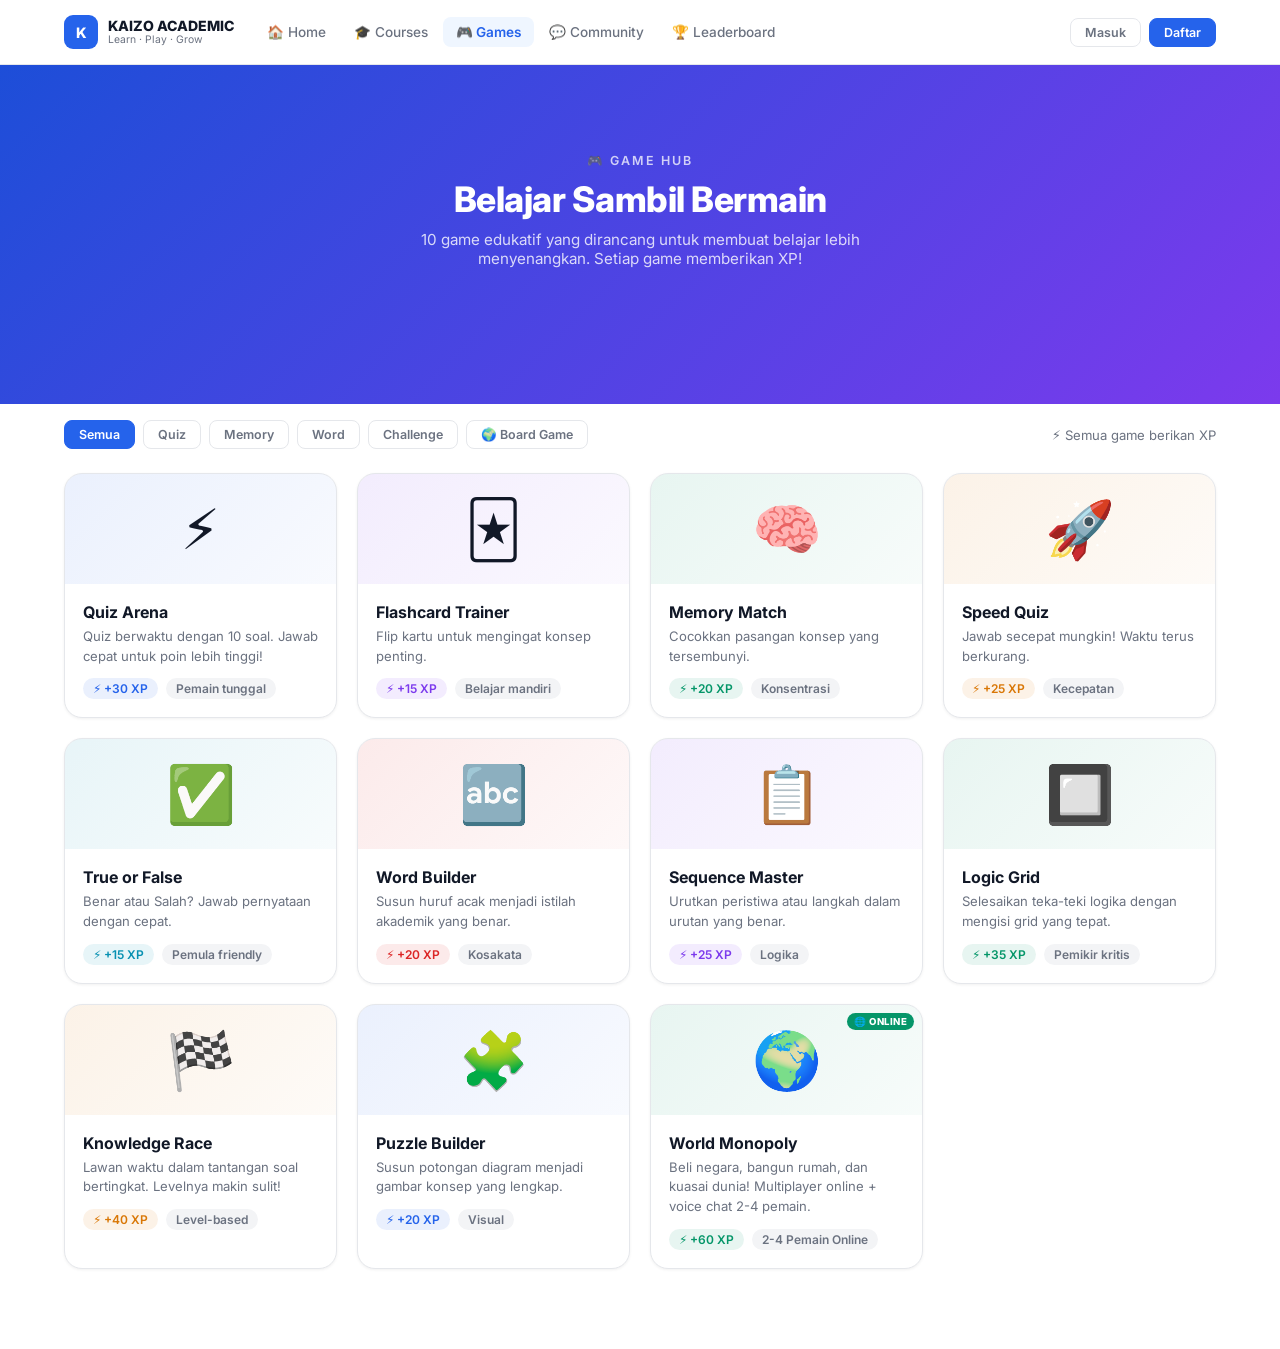
<file: games.html>
<!DOCTYPE html>
<html lang="id">
<head>
<meta charset="UTF-8"><meta name="viewport" content="width=device-width,initial-scale=1">
<title>Game Hub — Kaizo Academic</title>
<link href="https://fonts.googleapis.com/css2?family=Inter:wght@400;500;600;700;800&display=swap" rel="stylesheet">
<script src="shared.js"></script>
<style id="ss"></style>
<style>
.games-hero{background:linear-gradient(135deg,#1D4ED8,#7C3AED);color:#fff;padding:48px 0 56px;margin-bottom:-24px;text-align:center}
.game-grid{display:grid;grid-template-columns:repeat(auto-fill,minmax(260px,1fr));gap:20px}
.gc{background:var(--c-card);border:1px solid var(--c-border);border-radius:18px;overflow:hidden;cursor:pointer;transition:all .22s;box-shadow:var(--shadow-sm)}
.gc:hover{box-shadow:var(--shadow-lg);transform:translateY(-4px)}
.gc-top{height:110px;display:flex;align-items:center;justify-content:center;font-size:3.5rem;position:relative}
.gc-body{padding:18px}
.gc-name{font-size:1rem;font-weight:700;color:var(--c-text);margin-bottom:5px}
.gc-desc{font-size:.82rem;color:var(--c-text-sub);margin-bottom:12px;line-height:1.5}
.gc-meta{display:flex;align-items:center;gap:8px;flex-wrap:wrap}
/* GAME MODAL */
.gm-wrap{background:var(--c-card);border-radius:24px;padding:0;max-width:700px;width:96%;max-height:90vh;overflow:hidden;display:flex;flex-direction:column;animation:modal-in .22s ease}
.gm-header{padding:24px 28px;border-bottom:1px solid var(--c-border);display:flex;align-items:center;gap:14px}
.gm-body{flex:1;overflow-y:auto;padding:28px}
/* QUIZ ARENA */
.qa-opt{width:100%;padding:13px 17px;border:2px solid var(--c-border);border-radius:12px;background:var(--c-card);cursor:pointer;font-size:.92rem;color:var(--c-text);text-align:left;transition:all .18s;margin-bottom:10px;display:flex;align-items:center;gap:12px;font-family:var(--font-main)}
.qa-opt:hover{border-color:var(--c-primary);background:#EFF6FF;color:var(--c-primary)}
.qa-opt.sel{border-color:var(--c-primary);background:#EFF6FF;color:var(--c-primary)}
.qa-opt.cor{border-color:#059669;background:#ECFDF5;color:#059669}
.qa-opt.wrg{border-color:#DC2626;background:#FEF2F2;color:#DC2626}
.qa-key{width:30px;height:30px;border-radius:8px;border:1.5px solid currentColor;display:flex;align-items:center;justify-content:center;font-size:.72rem;font-weight:800;flex-shrink:0;background:transparent}
.timer-ring{position:relative;width:64px;height:64px;flex-shrink:0}
.timer-ring svg{transform:rotate(-90deg)}
/* FLASHCARD */
.fc-card{perspective:800px;height:200px;cursor:pointer}
.fc-inner{position:relative;width:100%;height:100%;transition:transform .5s;transform-style:preserve-3d}
.fc-inner.flipped{transform:rotateY(180deg)}
.fc-face{position:absolute;inset:0;border-radius:16px;display:flex;align-items:center;justify-content:center;padding:24px;text-align:center;backface-visibility:hidden}
.fc-front{background:linear-gradient(135deg,#1D4ED8,#7C3AED);color:#fff;font-size:1.2rem;font-weight:700;line-height:1.5}
.fc-back{background:var(--c-bg2);border:2px solid var(--c-border);color:var(--c-text);font-size:.95rem;line-height:1.7;transform:rotateY(180deg)}
/* MEMORY MATCH */
.mem-grid{display:grid;grid-template-columns:repeat(4,1fr);gap:10px}
.mem-card{height:80px;border-radius:12px;border:2px solid var(--c-border);cursor:pointer;display:flex;align-items:center;justify-content:center;font-size:1.6rem;background:var(--c-bg2);transition:all .2s;user-select:none}
.mem-card.flipped{background:var(--c-primary);border-color:var(--c-primary);transform:scale(1.05)}
.mem-card.matched{background:#ECFDF5;border-color:#059669;opacity:.7}
/* WORD BUILDER */
.wb-letter{display:inline-flex;align-items:center;justify-content:center;width:40px;height:40px;border:2px solid var(--c-border);border-radius:9px;font-size:1rem;font-weight:700;cursor:pointer;transition:.15s;user-select:none;background:var(--c-card);color:var(--c-text);margin:3px}
.wb-letter:hover{border-color:var(--c-primary);background:#EFF6FF;color:var(--c-primary)}
.wb-letter.used{opacity:.3;pointer-events:none}
.wb-answer-slot{display:inline-flex;align-items:center;justify-content:center;width:40px;height:40px;border-bottom:2px solid var(--c-primary);margin:3px;font-size:1rem;font-weight:700;color:var(--c-text);vertical-align:middle}
/* RESULT */
.result-circle{width:100px;height:100px;border-radius:50%;display:flex;flex-direction:column;align-items:center;justify-content:center;margin:0 auto 16px}
</style>
</head>
<body>
<div id="nav"></div>

<!-- GAMES HERO -->
<div class="games-hero">
  <div class="page-wrap-sm">
    <div style="font-size:.78rem;font-weight:600;letter-spacing:2px;text-transform:uppercase;opacity:.75;margin-bottom:10px">🎮 GAME HUB</div>
    <h1 style="font-size:2.2rem;font-weight:800;letter-spacing:-.5px;margin-bottom:10px">Belajar Sambil Bermain</h1>
    <p style="opacity:.8;font-size:.95rem;max-width:480px;margin:0 auto">10 game edukatif yang dirancang untuk membuat belajar lebih menyenangkan. Setiap game memberikan XP!</p>
  </div>
</div>

<!-- GAME MODAL -->
<div class="ov" id="game-modal" style="display:none">
  <div class="gm-wrap">
    <div class="gm-header">
      <div style="font-size:2rem" id="gm-icon"></div>
      <div style="flex:1">
        <div style="font-size:1.1rem;font-weight:800;color:var(--c-text)" id="gm-title"></div>
        <div style="font-size:.82rem;color:var(--c-text-sub)" id="gm-desc"></div>
      </div>
      <button class="btn btn-ghost btn-sm" onclick="closeGame()">✕ Tutup</button>
    </div>
    <div class="gm-body" id="gm-body"></div>
  </div>
</div>

<main>
  <div class="page-wrap" style="padding-top:40px">
    <!-- FILTER -->
    <div class="row" style="margin-bottom:24px;gap:8px;flex-wrap:wrap">
      <button class="btn btn-primary btn-sm" onclick="filterGames('all',this)">Semua</button>
      <button class="btn btn-ghost btn-sm" onclick="filterGames('quiz',this)">Quiz</button>
      <button class="btn btn-ghost btn-sm" onclick="filterGames('memory',this)">Memory</button>
      <button class="btn btn-ghost btn-sm" onclick="filterGames('word',this)">Word</button>
      <button class="btn btn-ghost btn-sm" onclick="filterGames('challenge',this)">Challenge</button>
      <button class="btn btn-ghost btn-sm" onclick="filterGames('board',this)">🌍 Board Game</button>
      <div class="sp"></div>
      <span style="font-size:.82rem;color:var(--c-text-sub)">⚡ Semua game berikan XP</span>
    </div>
    <div class="game-grid" id="game-grid"></div>
  </div>
</main>

<style id="shared-styles"></style>
<script>
document.getElementById('ss').textContent = SHARED_CSS;
document.getElementById('nav').innerHTML = renderNavbar('games.html');
Theme.init();

const GAMES = [
  {id:'quiz-arena',   name:'Quiz Arena',        icon:'⚡',color:'#2563EB',cat:'quiz',    xp:30, desc:'Quiz berwaktu dengan 10 soal. Jawab cepat untuk poin lebih tinggi!',    players:'Pemain tunggal'},
  {id:'flashcard',    name:'Flashcard Trainer',  icon:'🃏',color:'#7C3AED',cat:'memory',  xp:15, desc:'Flip kartu untuk mengingat konsep penting.',                           players:'Belajar mandiri'},
  {id:'memory-match', name:'Memory Match',       icon:'🧠',color:'#059669',cat:'memory',  xp:20, desc:'Cocokkan pasangan konsep yang tersembunyi.',                           players:'Konsentrasi'},
  {id:'speed-quiz',   name:'Speed Quiz',         icon:'🚀',color:'#D97706',cat:'quiz',    xp:25, desc:'Jawab secepat mungkin! Waktu terus berkurang.',                        players:'Kecepatan'},
  {id:'true-false',   name:'True or False',      icon:'✅',color:'#0891B2',cat:'quiz',    xp:15, desc:'Benar atau Salah? Jawab pernyataan dengan cepat.',                     players:'Pemula friendly'},
  {id:'word-builder', name:'Word Builder',       icon:'🔤',color:'#DC2626',cat:'word',    xp:20, desc:'Susun huruf acak menjadi istilah akademik yang benar.',                players:'Kosakata'},
  {id:'sequence',     name:'Sequence Master',    icon:'📋',color:'#7C3AED',cat:'challenge',xp:25,desc:'Urutkan peristiwa atau langkah dalam urutan yang benar.',              players:'Logika'},
  {id:'logic-grid',   name:'Logic Grid',         icon:'🔲',color:'#059669',cat:'challenge',xp:35,desc:'Selesaikan teka-teki logika dengan mengisi grid yang tepat.',           players:'Pemikir kritis'},
  {id:'knowledge-race',name:'Knowledge Race',    icon:'🏁',color:'#D97706',cat:'challenge',xp:40,desc:'Lawan waktu dalam tantangan soal bertingkat. Levelnya makin sulit!',   players:'Level-based'},
  {id:'puzzle-build',    name:'Puzzle Builder',     icon:'🧩',color:'#2563EB',cat:'memory',  xp:20, desc:'Susun potongan diagram menjadi gambar konsep yang lengkap.',           players:'Visual'},
  {id:'world-monopoly',  name:'World Monopoly',     icon:'🌍',color:'#059669',cat:'board',   xp:60, desc:'Beli negara, bangun rumah, dan kuasai dunia! Multiplayer online + voice chat 2-4 pemain.', players:'2-4 Pemain Online', external:'world-monopoly/index.html'},
];

let activeFilter = 'all';
function filterGames(cat, btn) {
  activeFilter = cat;
  document.querySelectorAll('.row .btn').forEach(b=>b.className='btn btn-ghost btn-sm');
  if(btn) btn.className='btn btn-primary btn-sm';
  renderGames();
}
function renderGames() {
  const list = activeFilter==='all' ? GAMES : GAMES.filter(g=>g.cat===activeFilter);
  document.getElementById('game-grid').innerHTML = list.map(g=>`
    <div class="gc fadein" onclick="openGame('${g.id}')">
      <div class="gc-top" style="background:linear-gradient(135deg,${g.color}18,${g.color}08);position:relative">
        <div class="game-top-bar" style="background:${g.color}"></div>
        <span>${g.icon}</span>
        ${g.external ? '<span style="position:absolute;top:8px;right:8px;background:#059669;color:#fff;font-size:.6rem;font-weight:800;padding:3px 7px;border-radius:99px;letter-spacing:.5px">🌐 ONLINE</span>' : ''}
      </div>
      <div class="gc-body">
        <div class="gc-name">${g.name}</div>
        <div class="gc-desc">${g.desc}</div>
        <div class="gc-meta">
          <span class="chip" style="background:${g.color}18;color:${g.color}">⚡ +${g.xp} XP</span>
          <span class="chip chip-gray">${g.players}</span>
        </div>
      </div>
    </div>`).join('');
}
renderGames();

// Open game
function openGame(id) {
  const g = GAMES.find(x=>x.id===id); if(!g) return;
  // External games open in new tab
  if(g.external) { window.open(g.external, '_blank'); return; }
  document.getElementById('gm-icon').textContent = g.icon;
  document.getElementById('gm-title').textContent = g.name;
  document.getElementById('gm-desc').textContent = g.desc;
  document.getElementById('game-modal').style.display = 'flex';
  const body = document.getElementById('gm-body');
  body.innerHTML = '<div style="text-align:center;padding:40px"><div style="font-size:3rem;margin-bottom:12px">⏳</div><div style="color:var(--c-text-sub)">Memuat game...</div></div>';
  setTimeout(() => { loadGame(id, body, g); }, 300);
}
function closeGame() { document.getElementById('game-modal').style.display='none'; }
document.getElementById('game-modal').addEventListener('click', e=>{ if(e.target===document.getElementById('game-modal')) closeGame(); });

// ─── QUIZ ARENA ───────────────────────────────────────────────
const QA_QUESTIONS = [
  {q:"Hukum permintaan menyatakan bahwa...",opts:["Jika harga naik, permintaan naik","Jika harga naik, permintaan turun","Jika harga turun, penawaran turun","Harga tidak mempengaruhi permintaan"],ans:1},
  {q:"Mean dari data 3, 5, 7, 5, 9 adalah...",opts:["5","5,8","6","7"],ans:1},
  {q:"Unsur intrinsik puisi meliputi...",opts:["Tema, alur, latar","Diksi, rima, amanat, imaji","Tokoh, sudut pandang","Pengarang, penerbit"],ans:1},
  {q:"Sistem SPLDV dapat diselesaikan dengan metode...",opts:["Eliminasi dan substitusi","Gradasi dan variasi","Modulasi dan regulasi","Deduktif dan induktif"],ans:0},
  {q:"Kelangkaan dalam ekonomi berarti...",opts:["Barang sangat mahal","Sumber daya terbatas vs kebutuhan tidak terbatas","Produksi menurun","Inflasi meningkat"],ans:1},
  {q:"Modus dari data 2,3,3,4,5,3,6 adalah...",opts:["2","3","4","5"],ans:1},
  {q:"Dalam cerpen, alur maju artinya...",opts:["Cerita mundur ke masa lalu","Cerita berjalan dari awal ke akhir secara kronologis","Cerita bercampur maju mundur","Cerita tanpa urutan waktu"],ans:1},
  {q:"Biaya kesempatan (opportunity cost) adalah...",opts:["Biaya produksi tambahan","Nilai terbaik dari pilihan yang tidak diambil","Total biaya produksi","Harga pasar barang"],ans:1},
  {q:"Persamaan 2x + 4 = 12, nilai x adalah...",opts:["3","4","5","6"],ans:1},
  {q:"Penawaran akan meningkat jika...",opts:["Harga input naik","Teknologi produksi membaik","Pajak meningkat","Permintaan turun"],ans:1},
];

// ─── FLASHCARD DATA ───────────────────────────────────────────
const FC_CARDS = [
  {front:"Kelangkaan",back:"Kondisi dimana sumber daya terbatas tidak dapat memenuhi semua kebutuhan manusia yang tidak terbatas."},
  {front:"Hukum Permintaan",back:"Jika harga suatu barang naik, ceteris paribus, maka jumlah yang diminta akan turun."},
  {front:"Median",back:"Nilai tengah dari sekumpulan data yang telah diurutkan dari terkecil ke terbesar."},
  {front:"Majas",back:"Gaya bahasa yang digunakan pengarang untuk menyampaikan makna secara tidak langsung dan indah."},
  {front:"SPLDV",back:"Sistem Persamaan Linear Dua Variabel — dua persamaan dengan dua variabel yang tidak diketahui."},
  {front:"Opportunity Cost",back:"Nilai alternatif terbaik yang dikorbankan ketika membuat sebuah keputusan ekonomi."},
];

// ─── MEMORY MATCH DATA ────────────────────────────────────────
const MM_PAIRS = [
  {a:"📈 Permintaan",b:"Naik jika harga turun"},{a:"📊 Penawaran",b:"Naik jika harga naik"},
  {a:"🔢 Mean",b:"Jumlah data ÷ banyak data"},{a:"📐 Median",b:"Nilai tengah data"},
  {a:"✍️ Diksi",b:"Pilihan kata dalam puisi"},{a:"💰 Kelangkaan",b:"Sumber daya terbatas"},
  {a:"🧮 Substitusi",b:"Ganti satu variabel"},  {a:"📖 Alur Maju",b:"Kronologis awal ke akhir"},
];

// ─── LOAD GAME FUNCTION ───────────────────────────────────────
function loadGame(id, body, g) {
  switch(id) {
    case 'quiz-arena':    loadQuizArena(body, g); break;
    case 'speed-quiz':    loadSpeedQuiz(body, g); break;
    case 'true-false':    loadTrueFalse(body, g); break;
    case 'flashcard':     loadFlashcard(body, g); break;
    case 'memory-match':  loadMemoryMatch(body, g); break;
    case 'word-builder':  loadWordBuilder(body, g); break;
    case 'sequence':      loadSequence(body, g); break;
    case 'logic-grid':    loadLogicGrid(body, g); break;
    case 'knowledge-race':loadKnowledgeRace(body, g); break;
    case 'puzzle-build':  loadPuzzleBuilder(body, g); break;
    case 'world-monopoly': loadWorldMonopoly(body, g); break;
    default: body.innerHTML=`<div class="tc" style="padding:40px;color:var(--c-text-sub)">Game segera tersedia!</div>`;
  }
}

function awardXP(g, score) {
  if(!Auth.isLoggedIn()) return;
  const xp = Math.round(g.xp * score / 100);
  XPSystem.awardCurrent(xp, 'Game: '+g.name);
  Auth.updateSession({gamesPlayed:(Auth.getCurrent().gamesPlayed||0)+1});
  checkAndAwardBadges(Auth.getCurrent().id);
  showToast(`+${xp} XP dari ${g.name}!`, '⚡');
}

function gameResult(body, g, score, correct, total) {
  const xp = Math.round(g.xp * score / 100);
  body.innerHTML = `
    <div style="text-align:center;padding:20px 0">
      <div style="font-size:4rem;margin-bottom:16px">${score>=80?'🏆':score>=50?'🎯':'💪'}</div>
      <div style="font-size:2.5rem;font-weight:800;color:${score>=70?'#059669':score>=40?'#D97706':'#DC2626'};margin-bottom:4px">${score}</div>
      <div style="font-size:.85rem;color:var(--c-text-sub);margin-bottom:16px">Nilai Kamu · ${correct}/${total} benar</div>
      <div style="display:inline-flex;align-items:center;gap:8px;background:#FFFBEB;border:1px solid #FCD34D;border-radius:999px;padding:8px 20px;font-weight:700;color:#D97706;margin-bottom:24px">⚡ +${xp} XP Didapat</div>
      <div style="display:flex;gap:10px;justify-content:center;flex-wrap:wrap">
        <button class="btn btn-primary" onclick="closeGame()">Selesai</button>
        <button class="btn btn-ghost" onclick="openGame('${g.id}')">Main Lagi</button>
      </div>
    </div>`;
  awardXP(g, score);
}

// ─── QUIZ ARENA ───────────────────────────────────────────────
function loadQuizArena(body, g) {
  const qs = [...QA_QUESTIONS].sort(()=>Math.random()-.5).slice(0,10);
  let cur=0, correct=0, timeLeft=20, timer=null, answered=false;
  function render() {
    const q = qs[cur];
    const r=2*Math.PI*28, dash=r*timeLeft/20;
    body.innerHTML = `
      <div style="margin-bottom:20px">
        <div style="display:flex;align-items:center;justify-content:space-between;margin-bottom:12px">
          <div><span class="chip chip-blue">${cur+1}/${qs.length}</span></div>
          <div class="timer-ring">
            <svg width="64" height="64" viewBox="0 0 64 64">
              <circle cx="32" cy="32" r="28" fill="none" stroke="#E5E7EB" stroke-width="5"/>
              <circle cx="32" cy="32" r="28" fill="none" stroke="${timeLeft>7?'#2563EB':timeLeft>4?'#D97706':'#DC2626'}" stroke-width="5"
                stroke-dasharray="${dash} ${r-dash}" stroke-linecap="round" id="timer-arc"/>
            </svg>
            <div style="position:absolute;inset:0;display:flex;align-items:center;justify-content:center;font-size:.9rem;font-weight:800;color:${timeLeft>7?'#2563EB':timeLeft>4?'#D97706':'#DC2626'}" id="timer-num">${timeLeft}</div>
          </div>
        </div>
        <div class="prog" style="margin-bottom:18px"><div class="progf" style="width:${cur/qs.length*100}%"></div></div>
        <div style="font-size:1rem;font-weight:600;color:var(--c-text);margin-bottom:16px;line-height:1.6">${q.q}</div>
        ${q.opts.map((o,i)=>`<button class="qa-opt" id="opt-${i}" onclick="selectOpt(${i},${q.ans})">${['A','B','C','D'][i]&&`<div class="qa-key">${['A','B','C','D'][i]}</div>`}${escHtml(o)}</button>`).join('')}
      </div>`;
    if(timer) clearInterval(timer);
    timer = setInterval(()=>{
      timeLeft--;
      const a=document.getElementById('timer-arc'), n=document.getElementById('timer-num');
      if(a){const d=2*Math.PI*28*timeLeft/20;a.setAttribute('stroke-dasharray',`${d} ${2*Math.PI*28-d}`);a.setAttribute('stroke',timeLeft>7?'#2563EB':timeLeft>4?'#D97706':'#DC2626');}
      if(n){n.textContent=timeLeft;n.style.color=timeLeft>7?'#2563EB':timeLeft>4?'#D97706':'#DC2626';}
      if(timeLeft<=0){clearInterval(timer);if(!answered)autoFail();}
    },1000);
  }
  window.selectOpt=function(i,ans){
    if(answered) return; answered=true; clearInterval(timer);
    if(i===ans) correct++;
    document.getElementById('opt-'+i).classList.add(i===ans?'cor':'wrg');
    if(i!==ans) document.getElementById('opt-'+ans).classList.add('cor');
    setTimeout(next,900);
  };
  function autoFail(){
    answered=true;
    document.getElementById('opt-'+qs[cur].ans).classList.add('cor');
    setTimeout(next,900);
  }
  function next(){answered=false;timeLeft=20;cur++;if(cur<qs.length)render();else gameResult(body,g,Math.round(correct/qs.length*100),correct,qs.length);}
  render();
}

// ─── SPEED QUIZ ───────────────────────────────────────────────
function loadSpeedQuiz(body, g) {
  const qs=[...QA_QUESTIONS].sort(()=>Math.random()-.5).slice(0,8);
  let cur=0,correct=0,totalTime=0,startT=null,timer=null,globalTime=60;
  function render(){
    const q=qs[cur];
    body.innerHTML=`
      <div style="display:flex;align-items:center;justify-content:space-between;margin-bottom:16px">
        <span class="chip chip-blue">${cur+1}/${qs.length}</span>
        <div style="display:flex;align-items:center;gap:8px">
          <span style="font-size:1.5rem">⏱</span>
          <span style="font-size:1.5rem;font-weight:800;color:${globalTime>20?'#059669':globalTime>10?'#D97706':'#DC2626'}" id="gt">${globalTime}</span>
        </div>
      </div>
      <div class="prog" style="margin-bottom:18px"><div class="progf" style="width:${cur/qs.length*100}%;transition:none"></div></div>
      <div style="font-size:1rem;font-weight:600;margin-bottom:14px;line-height:1.6;color:var(--c-text)">${q.q}</div>
      ${q.opts.map((o,i)=>`<button class="qa-opt" id="so-${i}" onclick="pickSQ(${i},${q.ans})">${escHtml(o)}</button>`).join('')}`;
    startT=Date.now();
    if(!timer) timer=setInterval(()=>{globalTime--;const el=document.getElementById('gt');if(el)el.textContent=globalTime;if(globalTime<=0){clearInterval(timer);timer=null;gameResult(body,g,Math.round(correct/qs.length*100),correct,qs.length);}},1000);
  }
  window.pickSQ=function(i,ans){
    const t=(Date.now()-startT)/1000;totalTime+=t;
    if(i===ans)correct++;
    document.getElementById('so-'+i).classList.add(i===ans?'cor':'wrg');
    if(i!==ans)document.getElementById('so-'+ans).classList.add('cor');
    setTimeout(()=>{cur++;if(cur<qs.length)render();else{clearInterval(timer);gameResult(body,g,Math.round(correct/qs.length*100),correct,qs.length);}},700);
  };
  render();
}

// ─── TRUE OR FALSE ────────────────────────────────────────────
function loadTrueFalse(body, g) {
  const stmts=[
    {s:"Hukum permintaan: jika harga naik, permintaan naik.",a:false},
    {s:"Mean dari 2,4,6 adalah 4.",a:true},
    {s:"Diksi adalah pilihan kata dalam puisi.",a:true},
    {s:"Median adalah nilai yang paling sering muncul.",a:false},
    {s:"Biaya kesempatan adalah nilai alternatif terbaik yang dikorbankan.",a:true},
    {s:"Alur maju berarti cerita berjalan mundur ke masa lalu.",a:false},
    {s:"SPLDV memiliki dua variabel dan dua persamaan.",a:true},
    {s:"Penawaran naik jika biaya produksi meningkat.",a:false},
  ];
  let cur=0,correct=0;
  function render(){
    if(cur>=stmts.length){gameResult(body,g,Math.round(correct/stmts.length*100),correct,stmts.length);return;}
    body.innerHTML=`
      <div style="text-align:center">
        <div class="chip chip-blue" style="margin-bottom:16px">${cur+1}/${stmts.length}</div>
        <div class="prog" style="margin-bottom:24px;max-width:300px;margin-left:auto;margin-right:auto"><div class="progf" style="width:${cur/stmts.length*100}%"></div></div>
        <div style="font-size:1.05rem;font-weight:600;color:var(--c-text);margin-bottom:32px;line-height:1.7;padding:0 16px">"${stmts[cur].s}"</div>
        <div style="display:flex;gap:16px;justify-content:center">
          <button class="btn btn-success btn-xl" style="min-width:120px" onclick="answerTF(true)">✓ Benar</button>
          <button class="btn btn-danger btn-xl" style="min-width:120px" onclick="answerTF(false)">✗ Salah</button>
        </div>
      </div>`;
  }
  window.answerTF=function(ans){
    const isCorrect=ans===stmts[cur].a;
    if(isCorrect)correct++;
    const msg=isCorrect?'✓ Benar!':'✗ Salah! Jawaban: '+(stmts[cur].a?'BENAR':'SALAH');
    body.innerHTML=`<div style="text-align:center;padding:20px"><div style="font-size:2rem;margin-bottom:12px">${isCorrect?'🎉':'😔'}</div><div style="font-size:1.1rem;font-weight:700;color:${isCorrect?'#059669':'#DC2626'};margin-bottom:8px">${msg}</div><div style="font-size:.85rem;color:var(--c-text-sub)">${stmts[cur].s}</div></div>`;
    cur++;setTimeout(render,1200);
  };
  render();
}

// ─── FLASHCARD ────────────────────────────────────────────────
function loadFlashcard(body, g) {
  let cur=0, flipped=false, known=0;
  const cards=[...FC_CARDS].sort(()=>Math.random()-.5);
  function render(){
    if(cur>=cards.length){gameResult(body,g,Math.round(known/cards.length*100),known,cards.length);return;}
    body.innerHTML=`
      <div style="text-align:center;margin-bottom:12px">
        <span class="chip chip-blue">${cur+1}/${cards.length}</span>
        <div class="prog" style="margin-top:10px;max-width:300px;margin-left:auto;margin-right:auto"><div class="progf" style="width:${cur/cards.length*100}%"></div></div>
      </div>
      <div class="fc-card" id="fcard" onclick="flipCard()">
        <div class="fc-inner" id="fc-inner">
          <div class="fc-face fc-front"><div style="font-size:.75rem;opacity:.7;margin-bottom:10px;letter-spacing:1px">KONSEP</div>${escHtml(cards[cur].front)}<div style="font-size:.75rem;opacity:.6;margin-top:16px">Klik untuk lihat jawaban</div></div>
          <div class="fc-face fc-back"><div style="font-size:.72rem;color:var(--c-text-sub);margin-bottom:8px">DEFINISI</div>${escHtml(cards[cur].back)}</div>
        </div>
      </div>
      <div id="fc-btns" style="display:none;margin-top:16px;display:flex;gap:10px;justify-content:center">
        <button class="btn btn-danger" onclick="fcAnswer(false)">😕 Belum Hafal</button>
        <button class="btn btn-success" onclick="fcAnswer(true)">😊 Sudah Hafal</button>
      </div>`;
    flipped=false;
    document.getElementById('fc-btns').style.display='none';
  }
  window.flipCard=function(){
    flipped=!flipped;
    document.getElementById('fc-inner').classList.toggle('flipped',flipped);
    if(flipped) document.getElementById('fc-btns').style.display='flex';
  };
  window.fcAnswer=function(k){if(k)known++;cur++;render();};
  render();
}

// ─── MEMORY MATCH ─────────────────────────────────────────────
function loadMemoryMatch(body, g) {
  const pairs=[...MM_PAIRS].sort(()=>Math.random()-.5).slice(0,6);
  let cards=[],flippedIdx=[],matched=[],moves=0;
  pairs.forEach(p=>{cards.push({text:p.a,pair:p.a});cards.push({text:p.b,pair:p.a});});
  cards.sort(()=>Math.random()-.5);
  function render(){
    const allMatched=matched.length===cards.length;
    if(allMatched){gameResult(body,g,Math.max(20,100-moves*3),Math.max(0,10-moves+pairs.length*2),cards.length);return;}
    body.innerHTML=`
      <div style="display:flex;justify-content:space-between;margin-bottom:16px"><span class="chip chip-gray">Gerakan: ${moves}</span><span class="chip chip-blue">${matched.length/2}/${pairs.length} cocok</span></div>
      <div class="mem-grid" style="grid-template-columns:repeat(4,1fr)" id="mm-grid">
        ${cards.map((c,i)=>`
          <div class="mem-card${flippedIdx.includes(i)||matched.includes(i)?' flipped':''}${matched.includes(i)?' matched':''}" id="mc-${i}" onclick="flipMem(${i})">
            ${flippedIdx.includes(i)||matched.includes(i)?escHtml(c.text):'?'}
          </div>`).join('')}
      </div>`;
  }
  window.flipMem=function(i){
    if(flippedIdx.includes(i)||matched.includes(i)||flippedIdx.length>=2) return;
    flippedIdx.push(i); render();
    if(flippedIdx.length===2){
      moves++;
      const [a,b]=flippedIdx;
      if(cards[a].pair===cards[b].pair&&a!==b){matched.push(a,b);flippedIdx=[];setTimeout(render,400);}
      else{setTimeout(()=>{flippedIdx=[];render();},800);}
    }
  };
  render();
}

// ─── WORD BUILDER ─────────────────────────────────────────────
function loadWordBuilder(body, g) {
  const WORDS=[
    {word:"EKONOMI",hint:"Ilmu yang mempelajari penggunaan sumber daya"},
    {word:"PERMINTAAN",hint:"Jumlah barang yang ingin dibeli pada berbagai harga"},
    {word:"MEDIAN",hint:"Nilai tengah dalam statistika"},
    {word:"KELANGKAAN",hint:"Sumber daya terbatas vs kebutuhan tidak terbatas"},
    {word:"PENAWARAN",hint:"Jumlah barang yang ingin dijual pada berbagai harga"},
  ];
  let cur=0, score=0, userAns=[];
  function render(){
    if(cur>=WORDS.length){gameResult(body,g,Math.round(score/WORDS.length*100),score,WORDS.length);return;}
    const w=WORDS[cur];
    const letters=[...w.word].sort(()=>Math.random()-.5);
    userAns=[];
    body.innerHTML=`
      <div style="text-align:center">
        <div class="chip chip-blue" style="margin-bottom:12px">${cur+1}/${WORDS.length}</div>
        <div style="font-size:.9rem;color:var(--c-text-sub);margin-bottom:20px;background:var(--c-bg2);padding:12px 16px;border-radius:10px">${w.hint}</div>
        <div id="wb-answer" style="margin-bottom:20px;min-height:48px;background:var(--c-bg2);border-radius:12px;padding:10px;border:2px dashed var(--c-border)">
          <span style="color:var(--c-text-sub);font-size:.85rem">Klik huruf untuk menyusun kata</span>
        </div>
        <div id="wb-letters">${letters.map((l,i)=>`<span class="wb-letter" id="wl-${i}" onclick="pickLetter('${l}',${i})">${l}</span>`).join('')}</div>
        <div style="margin-top:16px;display:flex;gap:10px;justify-content:center">
          <button class="btn btn-ghost btn-sm" onclick="clearWB()">Hapus</button>
          <button class="btn btn-primary btn-sm" onclick="checkWB('${w.word}')">Cek Jawaban ✓</button>
        </div>
        <div id="wb-msg" style="margin-top:12px;font-weight:700;font-size:.9rem"></div>
      </div>`;
  }
  window.pickLetter=function(l,i){
    userAns.push({l,i});
    document.getElementById('wl-'+i).classList.add('used');
    const ans=document.getElementById('wb-answer');
    ans.innerHTML=userAns.map(x=>`<span class="wb-answer-slot">${x.l}</span>`).join('');
  };
  window.clearWB=function(){
    userAns.forEach(x=>document.getElementById('wl-'+x.i)?.classList.remove('used'));
    userAns=[];
    document.getElementById('wb-answer').innerHTML='<span style="color:var(--c-text-sub);font-size:.85rem">Klik huruf untuk menyusun kata</span>';
  };
  window.checkWB=function(word){
    const ans=userAns.map(x=>x.l).join('');
    const msg=document.getElementById('wb-msg');
    if(ans===word){score++;msg.style.color='#059669';msg.textContent='✓ Benar! Kata: '+word;setTimeout(()=>{cur++;render();},1000);}
    else{msg.style.color='#DC2626';msg.textContent='✗ Coba lagi! ('+ans+')';}
  };
  render();
}

// ─── SEQUENCE MASTER ──────────────────────────────────────────
function loadSequence(body, g) {
  const SEQS=[
    {q:"Langkah menyelesaikan SPLDV dengan substitusi:",items:["Tulis kedua persamaan","Pilih salah satu persamaan","Ekspresikan satu variabel","Substitusi ke persamaan lain","Selesaikan, cari nilai kedua variabel"],ans:[0,1,2,3,4]},
    {q:"Urutan materi dalam pembelajaran ekonomi:",items:["Kelangkaan","Pilihan","Biaya Kesempatan","Permintaan & Penawaran","Harga Keseimbangan"],ans:[0,1,2,3,4]},
  ];
  let cur=0,score=0,order=[],dragging=null;
  function render(){
    if(cur>=SEQS.length){gameResult(body,g,Math.round(score/SEQS.length*100),score,SEQS.length);return;}
    const s=SEQS[cur];
    const shuffled=[...s.items].sort(()=>Math.random()-.5);
    order=[...shuffled];
    body.innerHTML=`
      <div style="font-size:.82rem;color:var(--c-text-sub);margin-bottom:6px">Drag untuk mengurutkan:</div>
      <div style="font-size:.95rem;font-weight:600;color:var(--c-text);margin-bottom:16px">${s.q}</div>
      <div id="seq-list">
        ${order.map((item,i)=>`
          <div class="setting-row" style="cursor:move;user-select:none;margin-bottom:8px;gap:10px" draggable="true" id="si-${i}"
            ondragstart="seqDragStart(${i})" ondragover="seqDragOver(event,${i})" ondrop="seqDrop(${i})">
            <div style="font-weight:700;color:var(--c-text-sub);width:24px;flex-shrink:0">${i+1}</div>
            <div style="flex:1;font-size:.9rem">${escHtml(item)}</div>
            <div style="color:var(--c-text-sub);font-size:.9rem">⠿</div>
          </div>`).join('')}
      </div>
      <button class="btn btn-primary btn-full" style="margin-top:8px" onclick="checkSeq(${JSON.stringify(s.items)})">Periksa Urutan ✓</button>`;
  }
  window.seqDragStart=function(i){dragging=i;};
  window.seqDragOver=function(e,i){e.preventDefault();};
  window.seqDrop=function(i){
    if(dragging===null||dragging===i)return;
    const tmp=order[dragging];order[dragging]=order[i];order[i]=tmp;
    dragging=null;
    document.getElementById('seq-list').querySelectorAll('[id^="si-"]').forEach((el,idx)=>{
      el.querySelector('div:first-child').textContent=idx+1;
      el.querySelector('div:nth-child(2)').textContent=order[idx];
    });
  };
  window.checkSeq=function(correct){
    const isRight=order.join('|')===correct.join('|');
    if(isRight)score++;
    body.innerHTML=`<div style="text-align:center;padding:20px"><div style="font-size:2rem;margin-bottom:12px">${isRight?'🎉':'😔'}</div><div style="font-weight:700;color:${isRight?'#059669':'#DC2626'};margin-bottom:12px">${isRight?'Urutan benar!':'Urutan salah!'}</div><div style="font-size:.82rem;color:var(--c-text-sub);margin-bottom:16px">Jawaban benar:<br>${correct.map((s,i)=>`${i+1}. ${s}`).join('<br>')}</div></div>`;
    cur++;setTimeout(render,1800);
  };
  render();
}

// ─── LOGIC GRID ───────────────────────────────────────────────
function loadLogicGrid(body, g) {
  body.innerHTML=`
    <div style="text-align:center;padding:16px">
      <div style="font-size:.92rem;font-weight:600;color:var(--c-text);margin-bottom:16px;line-height:1.6">Isi grid dengan angka 1-4 sehingga setiap baris, kolom tidak memiliki angka yang sama! (Mini Sudoku)</div>
      <div id="lg-grid" style="display:grid;grid-template-columns:repeat(4,52px);gap:4px;justify-content:center;margin-bottom:20px"></div>
      <div id="lg-msg" style="font-weight:700;margin-bottom:12px;min-height:24px"></div>
      <div style="display:flex;gap:10px;justify-content:center">
        <button class="btn btn-ghost btn-sm" onclick="lgReset()">Reset</button>
        <button class="btn btn-primary btn-sm" onclick="lgCheck()">Periksa ✓</button>
      </div>
    </div>`;
  const solution=[[1,2,3,4],[3,4,1,2],[2,1,4,3],[4,3,2,1]];
  const given=[[1,0,3,0],[0,4,0,2],[2,0,0,3],[0,3,2,0]];
  let grid=given.map(r=>[...r]);
  function renderGrid(){
    document.getElementById('lg-grid').innerHTML=grid.flat().map((v,i)=>{
      const r=Math.floor(i/4),c=i%4,isGiven=given[r][c]!==0;
      return `<input type="number" min="1" max="4" value="${v||''}" ${isGiven?'disabled':''} 
        style="width:52px;height:52px;text-align:center;border:2px solid ${isGiven?'#D1D5DB':'#93C5FD'};border-radius:10px;font-size:1.1rem;font-weight:700;color:${isGiven?'#374151':'#1D4ED8'};background:${isGiven?'#F9FAFB':'#EFF6FF'};outline:none;padding:0"
        oninput="grid[${r}][${c}]=parseInt(this.value)||0"/>`;
    }).join('');
  }
  window.lgReset=function(){grid=given.map(r=>[...r]);renderGrid();document.getElementById('lg-msg').textContent='';};
  window.lgCheck=function(){
    const correct=grid.every((row,r)=>row.every((v,c)=>v===solution[r][c]));
    const msg=document.getElementById('lg-msg');
    if(correct){msg.style.color='#059669';msg.textContent='✓ Grid benar! Sempurna!';awardXP({name:'Logic Grid',xp:35},100);}
    else{msg.style.color='#DC2626';msg.textContent='✗ Ada yang salah, coba lagi!';}
  };
  renderGrid();
}

// ─── KNOWLEDGE RACE ───────────────────────────────────────────
function loadKnowledgeRace(body, g) {
  let level=1,cur=0,correct=0,lives=3;
  const qsByLevel=[[...QA_QUESTIONS].slice(0,4),[...QA_QUESTIONS].slice(4,7),[...QA_QUESTIONS].slice(7,10)];
  function render(){
    const qs=qsByLevel[Math.min(level-1,2)];
    if(cur>=qs.length){
      if(level<3){level++;cur=0;body.innerHTML=`<div style="text-align:center;padding:30px"><div style="font-size:2.5rem;margin-bottom:12px">🏁</div><div style="font-size:1.2rem;font-weight:700;color:#059669">Level ${level-1} Selesai!</div><div style="color:var(--c-text-sub);margin:8px 0 20px">Siap ke Level ${level}?</div><button class="btn btn-primary" onclick="krNext()">Lanjut →</button></div>`;
      } else {gameResult(body,g,Math.round(correct/(qsByLevel.flat().length)*100),correct,qsByLevel.flat().length);}
      return;
    }
    const q=qs[cur];
    body.innerHTML=`
      <div style="display:flex;align-items:center;justify-content:space-between;margin-bottom:12px">
        <div style="display:flex;gap:6px">${Array.from({length:3}).map((_,i)=>`<span style="font-size:1.2rem">${i<lives?'❤️':'🖤'}</span>`).join('')}</div>
        <div class="chip" style="background:linear-gradient(90deg,#D97706,#F59E0B);color:#fff">LEVEL ${level}</div>
        <div style="font-size:.82rem;color:var(--c-text-sub)">${cur+1}/${qs.length}</div>
      </div>
      <div style="font-size:1rem;font-weight:600;color:var(--c-text);margin-bottom:16px;line-height:1.6">${q.q}</div>
      ${q.opts.map((o,i)=>`<button class="qa-opt" id="kr-${i}" onclick="pickKR(${i},${q.ans})">${escHtml(o)}</button>`).join('')}`;
  }
  window.krNext=function(){render();};
  window.pickKR=function(i,ans){
    const ok=i===ans;
    if(ok)correct++;else{lives--;if(lives<=0){gameResult(body,g,Math.round(correct/(qsByLevel.flat().length)*100),correct,qsByLevel.flat().length);return;}}
    document.getElementById('kr-'+i).classList.add(ok?'cor':'wrg');
    if(!ok)document.getElementById('kr-'+ans).classList.add('cor');
    cur++;setTimeout(render,900);
  };
  render();
}

// ─── PUZZLE BUILDER ───────────────────────────────────────────
function loadPuzzleBuilder(body, g) {
  const PUZZLES=[
    {title:"Faktor Permintaan",pieces:["Harga Barang","Pendapatan","Selera Konsumen","Harga Barang Lain","Ekspektasi"],grid:["","","","",""]},
    {title:"Unsur Intrinsik Puisi",pieces:["Tema","Diksi","Imaji","Majas","Rima","Amanat"],grid:["","","","","",""]},
  ];
  let cur=0,score=0,placed=[],draggingPiece=null;
  function render(){
    if(cur>=PUZZLES.length){gameResult(body,g,Math.round(score/PUZZLES.length*100),score,PUZZLES.length);return;}
    const p=PUZZLES[cur];
    const shuffled=[...p.pieces].sort(()=>Math.random()-.5);
    placed=new Array(p.grid.length).fill('');
    body.innerHTML=`
      <div style="font-size:.9rem;font-weight:600;margin-bottom:14px">Susun konsep: <strong>${p.title}</strong></div>
      <div style="margin-bottom:16px">
        <div style="font-size:.75rem;font-weight:600;color:var(--c-text-sub);letter-spacing:1px;text-transform:uppercase;margin-bottom:8px">Taruh di sini:</div>
        <div style="display:flex;flex-wrap:wrap;gap:8px" id="pb-slots">
          ${p.grid.map((_,i)=>`<div id="ps-${i}" ondragover="event.preventDefault()" ondrop="pbDrop(${i})"
            style="width:130px;height:44px;border:2px dashed #93C5FD;border-radius:10px;display:flex;align-items:center;justify-content:center;font-size:.78rem;color:#93C5FD;background:#EFF6FF">${i+1}</div>`).join('')}
        </div>
      </div>
      <div style="font-size:.75rem;font-weight:600;color:var(--c-text-sub);letter-spacing:1px;text-transform:uppercase;margin-bottom:8px">Pilihan:</div>
      <div style="display:flex;flex-wrap:wrap;gap:8px;margin-bottom:16px" id="pb-pieces">
        ${shuffled.map((piece,i)=>`<div class="chip chip-blue" draggable="true" id="pp-${i}" style="cursor:grab;padding:8px 14px;font-size:.82rem"
          ondragstart="pbDragStart('${piece}',${i})">${escHtml(piece)}</div>`).join('')}
      </div>
      <button class="btn btn-primary btn-sm" onclick="pbCheck(${JSON.stringify(p.pieces)})">Periksa ✓</button>`;
  }
  window.pbDragStart=function(piece,i){draggingPiece={piece,i};};
  window.pbDrop=function(slotIdx){
    if(!draggingPiece)return;
    placed[slotIdx]=draggingPiece.piece;
    const slot=document.getElementById('ps-'+slotIdx);
    slot.textContent=draggingPiece.piece;slot.style.color='#1D4ED8';slot.style.borderColor='#3B82F6';slot.style.borderStyle='solid';
    document.getElementById('pp-'+draggingPiece.i).style.opacity='.3';
    draggingPiece=null;
  };
  window.pbCheck=function(correct){
    const filled=placed.filter(Boolean).length;
    const correctCount=placed.filter((p,i)=>p===correct[i]).length;
    if(correctCount===correct.length)score++;
    body.innerHTML=`<div style="text-align:center;padding:20px"><div style="font-size:2rem;margin-bottom:10px">${correctCount===correct.length?'🎉':'😔'}</div><div style="font-weight:700;color:${correctCount===correct.length?'#059669':'#D97706'};margin-bottom:12px">${correctCount}/${correct.length} posisi benar</div><div style="font-size:.82rem;color:var(--c-text-sub)">Urutan benar: ${correct.join(' → ')}</div></div>`;
    cur++;setTimeout(render,1800);
  };
  render();
}
</script>
</body></html>
</file>
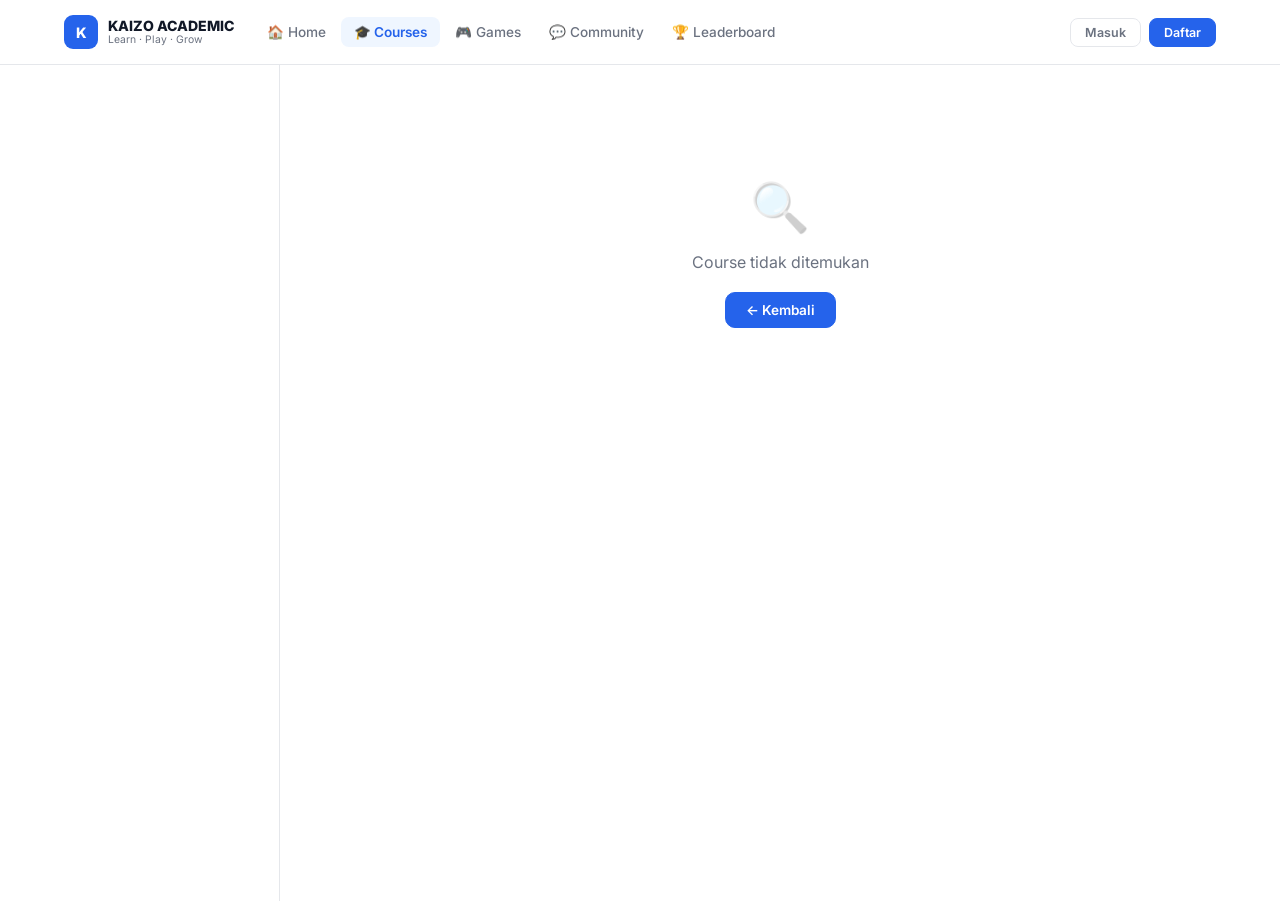
<file: learn.html>
<!DOCTYPE html>
<html lang="id">
<head>
<meta charset="UTF-8"><meta name="viewport" content="width=device-width,initial-scale=1.0">
<title>Belajar — Kaizo Academic</title>
<script src="shared.js"></script>
<style id="shared-styles"></style>
<style>
.learn-layout{display:grid;grid-template-columns:280px 1fr;min-height:calc(100vh - 64px)}
.sidebar{background:var(--c-card);border-right:1px solid var(--c-border);overflow-y:auto;position:sticky;top:64px;height:calc(100vh - 64px);padding:16px}
.sb-lesson{display:flex;align-items:center;gap:10px;padding:9px 10px;border-radius:9px;cursor:pointer;transition:.15s;margin-bottom:3px;border:1px solid transparent}
.sb-lesson:hover{background:var(--c-bg2)}
.sb-lesson.active{background:#EFF6FF;border-color:rgba(37,99,235,0.2);color:var(--c-primary)}
.sb-lesson.done{opacity:.65}
.sb-ico{width:26px;height:26px;border-radius:6px;display:flex;align-items:center;justify-content:center;font-size:.75rem;flex-shrink:0;background:var(--c-bg2)}
.sb-lesson.active .sb-ico{background:#DBEAFE}
.lesson-body{font-size:1rem;color:var(--c-text-sub);line-height:1.9;max-width:660px}
.lesson-body strong{color:var(--c-text)}
.lesson-body h2{color:var(--c-text);font-size:1.1rem;margin:20px 0 10px}
.lesson-body h3{color:var(--c-text);font-size:1rem;margin:16px 0 8px}
.lesson-body ul{padding-left:22px;margin:10px 0}
.lesson-body li{margin-bottom:7px}
.qopt{width:100%;padding:13px 16px;border:1.5px solid var(--c-border);border-radius:11px;background:var(--c-card);font-size:.92rem;text-align:left;cursor:pointer;transition:.18s;margin-bottom:9px;display:flex;align-items:center;gap:12px;font-family:var(--font-main)}
.qopt:hover{border-color:var(--c-primary);background:#EFF6FF}
.qopt.cor{border-color:#10B981;background:#ECFDF5;color:#059669;font-weight:600}
.qopt.wrg{border-color:#EF4444;background:#FEF2F2;color:#DC2626}
.qkey{width:30px;height:30px;border-radius:7px;border:1.5px solid currentColor;display:flex;align-items:center;justify-content:center;font-weight:700;font-size:.7rem;flex-shrink:0}
/* CERT */
.cert{background:var(--c-card);border:2px solid #F59E0B;border-radius:20px;padding:48px 36px;text-align:center;max-width:540px;margin:0 auto;position:relative}
.cert::before{content:'';position:absolute;top:6px;left:6px;right:6px;bottom:6px;border:1px solid rgba(245,158,11,.2);border-radius:14px;pointer-events:none}
@media(max-width:768px){.learn-layout{grid-template-columns:1fr}.sidebar{position:static;height:auto;border-right:none;border-bottom:1px solid var(--c-border)}}
</style>
</head>
<body>
<div id="nb"></div>
<!-- CERT MODAL -->
<div class="ov" id="cert-modal" style="display:none">
  <div class="cert fadein" id="cert-body"></div>
</div>
<main>
<div class="learn-layout" id="layout">
  <aside class="sidebar" id="sidebar"><div style="font-size:.82rem;color:var(--c-text-sub);text-align:center;padding:20px">Memuat...</div></aside>
  <div style="padding:32px 40px 60px" id="main"></div>
</div>
</main>
<script>
document.getElementById('shared-styles').textContent = SHARED_CSS;
document.getElementById('nb').innerHTML = renderNavbar('courses.html');
const params=new URLSearchParams(location.search);
const courseId=params.get('course');
const courses=KS.get("courses")||DEFAULT_COURSES;
const course=courses.find(c=>c.id===courseId);
const user=Auth.getCurrent();

if(!course){
  document.getElementById('main').innerHTML=`<div style="text-align:center;padding:80px 20px"><div style="font-size:3rem;opacity:.3;margin-bottom:16px">🔍</div><div style="color:var(--c-text-sub)">Course tidak ditemukan</div><a href="courses.html" class="btn btn-primary" style="margin-top:20px">← Kembali</a></div>`;
  document.getElementById('sidebar').innerHTML='';
} else {
  document.title = course.title+' — Kaizo Academic';
  const allLessons=course.modules.flatMap(m=>m.lessons.map(l=>({...l,moduleTitle:m.title})));
  let curIdx=parseInt(params.get('lesson')||'0');
  if(curIdx>=allLessons.length) curIdx=0;

  function progress(){return getCourseProgress(courseId);}

  function renderSidebar(){
    let li=0;
    document.getElementById('sidebar').innerHTML=`
      <div style="margin-bottom:14px;padding-bottom:12px;border-bottom:1px solid var(--c-border)">
        <a href="courses.html" style="font-size:.78rem;color:var(--c-text-sub);text-decoration:none;display:flex;align-items:center;gap:5px;margin-bottom:10px">← Courses</a>
        <div style="font-weight:700;font-size:.88rem;color:var(--c-text);margin-bottom:6px">${escHtml(course.title)}</div>
        <div class="prog"><div class="progf" style="width:${progress()}%"></div></div>
        <div style="font-size:.72rem;color:var(--c-text-sub);margin-top:3px">${progress()}% selesai</div>
      </div>
      ${course.modules.map(m=>{
        const mHtml=`<div style="font-size:.65rem;font-weight:700;text-transform:uppercase;letter-spacing:1.5px;color:var(--c-text-sub);padding:8px 6px 4px">${escHtml(m.title)}</div>
          ${m.lessons.map(l=>{
            const i=li++;const done=user?.completedLessons?.includes(courseId+':'+l.id);
            const typeIco={text:'📄',video:'🎥',quiz:'⚡',pdf:'📑',assignment:'📝'}[l.type]||'📄';
            return `<div class="sb-lesson${i===curIdx?' active':''}${done?' done':''}" onclick="loadLesson(${i})">
              <div class="sb-ico">${typeIco}</div>
              <div style="flex:1;font-size:.82rem;line-height:1.3;color:${i===curIdx?'var(--c-primary)':'var(--c-text-sub)'}">${escHtml(l.title)}</div>
              ${done?`<span style="color:#10B981;font-size:.8rem">✓</span>`:''}
            </div>`;
          }).join('')}`;
        return mHtml;
      }).join('')}`;
  }

  function loadLesson(idx){
    curIdx=idx;
    const lesson=allLessons[idx];
    const typeIco={text:'📄',video:'🎥',quiz:'⚡',pdf:'📑',assignment:'📝'}[lesson.type]||'📄';
    const isDone=user?.completedLessons?.includes(courseId+':'+lesson.id);
    const isFirst=idx===0, isLast=idx===allLessons.length-1;
    let bodyHtml='';
    if(lesson.type==='text'){
      bodyHtml=`<div class="lesson-body"><p>${markdownToHtml(lesson.content||'')}</p></div>`;
    } else if(lesson.type==='video'){
      bodyHtml=`<div style="aspect-ratio:16/9;background:var(--c-bg2);border:1px solid var(--c-border);border-radius:14px;display:flex;align-items:center;justify-content:center;margin-bottom:20px">
        <div style="text-align:center;color:var(--c-text-sub)"><div style="font-size:3rem;margin-bottom:8px">🎥</div><div>Video akan tersedia segera</div></div></div>
        <div class="lesson-body"><p>${markdownToHtml(lesson.content||'')}</p></div>`;
    } else if(lesson.type==='quiz'){
      bodyHtml=renderQuiz(lesson);
    }
    document.getElementById('main').innerHTML=`
      <div style="margin-bottom:22px">
        <div style="font-size:.72rem;font-weight:600;text-transform:uppercase;letter-spacing:1px;color:var(--c-text-sub);margin-bottom:6px">${escHtml(course.title)} → ${escHtml(lesson.moduleTitle)}</div>
        <div style="font-size:1.5rem;font-weight:800;color:var(--c-text);margin-bottom:8px;letter-spacing:-.5px">${escHtml(lesson.title)}</div>
        <div style="display:flex;gap:12px;flex-wrap:wrap;font-size:.78rem;color:var(--c-text-sub)">
          <span>${typeIco} ${lesson.type}</span><span>⏱ ${lesson.duration||'–'}</span><span>${progress()}% course selesai</span>
          ${isDone?`<span style="color:#10B981;font-weight:600">✓ Selesai</span>`:''}
        </div>
      </div>
      <div class="prog" style="margin-bottom:24px"><div class="progf" style="width:${progress()}%"></div></div>
      ${bodyHtml}
      ${lesson.type!=='quiz'?`
      <div style="display:flex;gap:10px;margin-top:32px;padding-top:20px;border-top:1px solid var(--c-border)">
        <button class="btn btn-ghost" onclick="loadLesson(${idx-1})" ${isFirst?'disabled':''}>← Prev</button>
        <div style="flex:1"></div>
        ${!isDone?`<button class="btn btn-success" onclick="markDone()">✓ Tandai Selesai</button>`:''}
        <button class="btn btn-primary" onclick="loadLesson(${idx+1})" ${isLast?'disabled':''}>Next →</button>
      </div>
      ${isLast&&progress()===100?`<div style="text-align:center;margin-top:16px"><button class="btn btn-xl" style="background:#FFFBEB;border-color:#F59E0B;color:#D97706" onclick="showCert()">🎓 Lihat Sertifikat</button></div>`:''}
      `:`<div style="display:flex;gap:10px;margin-top:20px">
        <button class="btn btn-ghost" onclick="loadLesson(${idx-1})" ${isFirst?'disabled':''}>← Prev</button>
        <div style="flex:1"></div>
        <button class="btn btn-primary" onclick="loadLesson(${idx+1})" ${isLast?'disabled':''}>Next →</button>
      </div>`}`;
    renderSidebar();
    window.scrollTo(0,0);
    history.replaceState(null,'',`?course=${courseId}&lesson=${idx}`);
    window.markDone=markDone;
  }

  function markDone(){
    if(!user){showToast('Login untuk menyimpan progress','ℹ️');return;}
    const lesson=allLessons[curIdx];
    const u=Auth.getUsers();const ui=u.findIndex(x=>x.id===user.id);
    if(ui>=0){
      u[ui].completedLessons=u[ui].completedLessons||[];
      const key=courseId+':'+lesson.id;
      if(!u[ui].completedLessons.includes(key)){
        u[ui].completedLessons.push(key);
        u[ui].xp=(u[ui].xp||0)+10;
        Auth.saveUsers(u);
        Auth.updateSession({completedLessons:u[ui].completedLessons,xp:u[ui].xp});
        user.completedLessons=u[ui].completedLessons;
        user.xp=u[ui].xp;
        showToast('+10 XP! Lesson selesai 🎉','⚡');
        checkAndAwardBadges(user.id);
      }
      // Check course completion
      if(getCourseProgress(courseId)===100&&!u[ui].completedCourses?.includes(courseId)){
        u[ui].completedCourses=u[ui].completedCourses||[];
        u[ui].completedCourses.push(courseId);
        u[ui].xp=(u[ui].xp||0)+(course.xpReward||200);
        Auth.saveUsers(u);
        Auth.updateSession({completedCourses:u[ui].completedCourses,xp:u[ui].xp});
        setTimeout(showCert,500);
      }
    }
    loadLesson(curIdx);
  }

  function renderQuiz(lesson){
    const qs=QUIZ_BANK.slice(0,5);let qAnswers={};let submitted=false;
    setTimeout(()=>{
      window.selectQopt=(qi,oi,ci)=>{if(submitted)return;qAnswers[qi]=oi;
        document.querySelectorAll(`.qopt[data-q="${qi}"]`).forEach(b=>b.classList.remove('sel'));
        const sel=document.querySelector(`.qopt[data-q="${qi}"][data-o="${oi}"]`);if(sel)sel.classList.add('sel');};
      window.submitQuiz=()=>{
        if(Object.keys(qAnswers).length<qs.length){showToast('Jawab semua soal dulu!','⚠️');return;}
        submitted=true;let correct=0;
        qs.forEach((q,qi)=>{const chosen=qAnswers[qi];if(chosen===q.answer)correct++;
          document.querySelectorAll(`.qopt[data-q="${qi}"]`).forEach(b=>{
            const oi=parseInt(b.dataset.o);b.classList.remove('sel');
            if(oi===q.answer)b.classList.add('cor');else if(oi===chosen&&chosen!==q.answer)b.classList.add('wrg');
          });});
        const score=Math.round(correct/qs.length*100);const xp=Math.round(score/10)*4+10;
        document.getElementById('quiz-submit').style.display='none';
        document.getElementById('quiz-result').innerHTML=`<div style="padding:16px;background:${score>=70?'#ECFDF5':'#FEF2F2'};border:1px solid ${score>=70?'#6EE7B7':'#FCA5A5'};border-radius:12px;text-align:center;margin-top:12px">
          <div style="font-size:2rem;font-weight:900;color:${score>=70?'#059669':'#DC2626'};margin-bottom:4px">${score}</div>
          <div style="font-size:.85rem;color:var(--c-text-sub)">${correct}/${qs.length} benar · +${xp} XP</div></div>`;
        if(user){XPSystem.awardCurrent(xp,'Quiz lesson: '+lesson.title);user.xp=(user.xp||0)+xp;showToast('+'+xp+' XP! Quiz selesai','⚡');markDone();}
      };
    },100);
    return `<div style="margin-bottom:18px;padding:14px;background:#FFFBEB;border:1px solid #FDE68A;border-radius:12px"><div style="font-size:.78rem;font-weight:600;color:#D97706">⚡ Mini Quiz — Jawab semua soal untuk mendapat XP!</div></div>
      ${qs.map((q,qi)=>`<div style="margin-bottom:20px"><div style="font-weight:600;color:var(--c-text);margin-bottom:10px;line-height:1.6">${qi+1}. ${escHtml(q.text)}</div>
        ${q.options.map((o,oi)=>`<button class="qopt" data-q="${qi}" data-o="${oi}" onclick="selectQopt(${qi},${oi},${q.answer})">
          <div class="qkey">${['A','B','C','D'][oi]}</div><span>${escHtml(o)}</span>
        </button>`).join('')}</div>`).join('')}
      <button class="btn btn-primary" id="quiz-submit" onclick="submitQuiz()">⚡ Submit Quiz</button>
      <div id="quiz-result"></div>`;
  }

  const QUIZ_BANK=[
    {text:"Apa yang dimaksud kelangkaan?",options:["Banyak barang","Sumber daya terbatas, kebutuhan tak terbatas","Harga mahal","Uang sedikit"],answer:1},
    {text:"Jika harga naik, maka permintaan...",options:["Naik","Tetap","Turun","Tidak ada"],answer:2},
    {text:"Mean dari 2, 4, 6, 8 adalah...",options:["4","5","6","7"],answer:1},
    {text:"2x + 6 = 12, nilai x adalah...",options:["2","3","4","6"],answer:1},
    {text:"Pilihan kata dalam puisi disebut...",options:["Rima","Diksi","Majas","Alur"],answer:1},
  ];

  function showCert(){
    document.getElementById('cert-body').innerHTML=`
      <div style="position:absolute;top:0;left:0;right:0;height:4px;background:linear-gradient(90deg,#F59E0B,#EF4444,#F59E0B)"></div>
      <div style="font-size:3.5rem;margin-bottom:12px">🎓</div>
      <div style="font-size:.65rem;font-weight:700;letter-spacing:3px;text-transform:uppercase;color:#D97706;margin-bottom:14px">Sertifikat Penyelesaian</div>
      <div style="font-size:.9rem;color:var(--c-text-sub);margin-bottom:6px">Diberikan kepada</div>
      <div style="font-size:1.8rem;font-weight:900;color:var(--c-text);margin-bottom:4px">${escHtml(user?.name||'Peserta')}</div>
      <div style="font-size:.9rem;color:var(--c-text-sub);margin-bottom:6px">atas keberhasilan menyelesaikan</div>
      <div style="font-size:1.1rem;font-weight:700;color:var(--c-primary);margin-bottom:16px">${escHtml(course.title)}</div>
      <div style="border-top:1px solid #FDE68A;padding-top:14px;font-size:.8rem;color:var(--c-text-sub);margin-bottom:20px">
        ${new Date().toLocaleDateString('id-ID',{year:'numeric',month:'long',day:'numeric'})}<br>Kaizo Academic Platform
      </div>
      <div style="display:flex;gap:10px;justify-content:center">
        <button class="btn" style="background:#FFFBEB;border-color:#F59E0B;color:#D97706" onclick="window.print()">📥 Print</button>
        <button class="btn btn-ghost" onclick="document.getElementById('cert-modal').style.display='none'">Tutup</button>
      </div>`;
    document.getElementById('cert-modal').style.display='flex';
  }
  window.showCert=showCert;

  renderSidebar();
  loadLesson(curIdx);
}
</script>
</body>
</html>
</file>
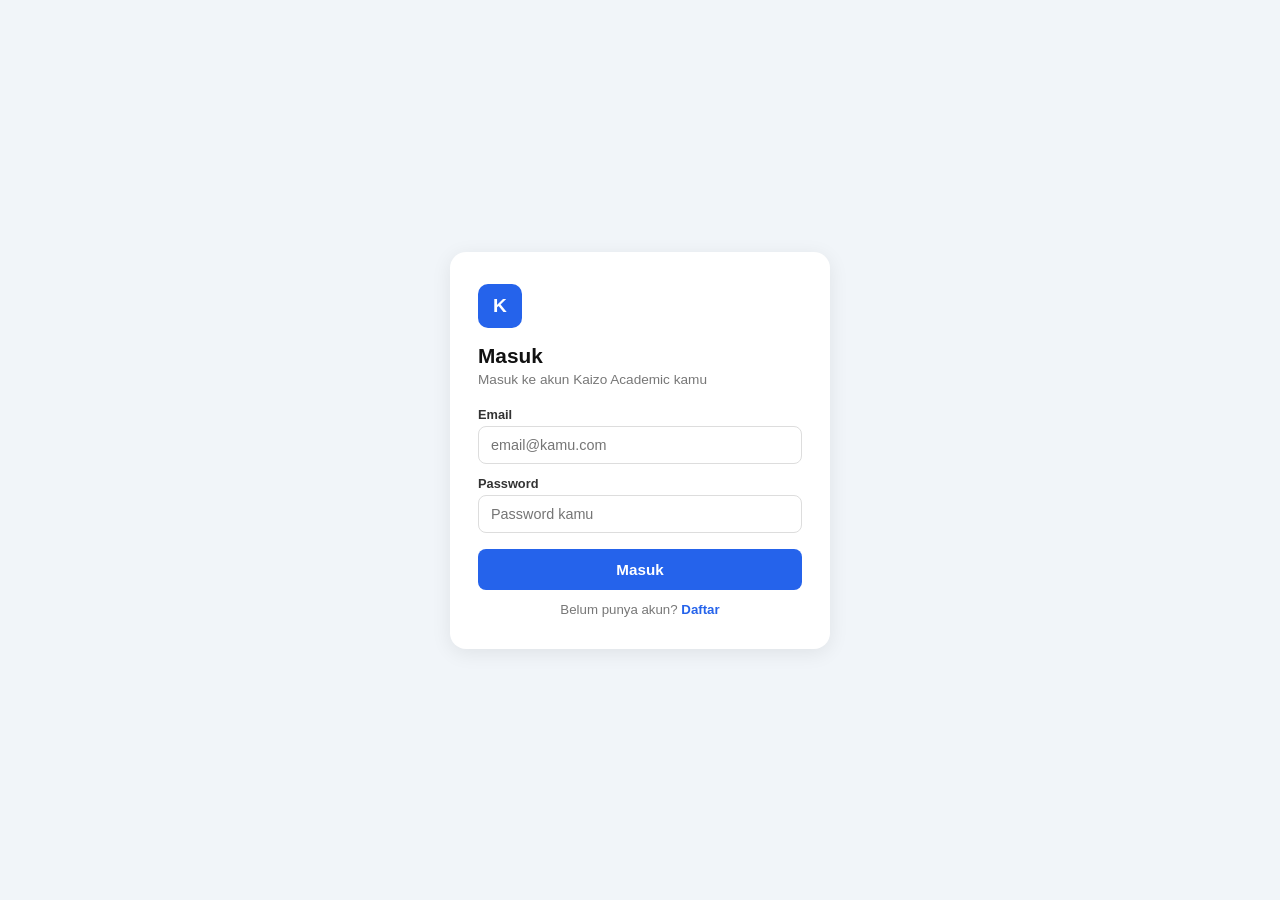
<file: login.html>
<!DOCTYPE html>
<html lang="id">
<head>
<meta charset="UTF-8">
<meta name="viewport" content="width=device-width,initial-scale=1">
<title>Masuk - Kaizo Academic</title>
<style>
*{margin:0;padding:0;box-sizing:border-box}
body{font-family:sans-serif;background:#f1f5f9;min-height:100vh;display:flex;align-items:center;justify-content:center;padding:20px}
.box{background:#fff;border-radius:16px;padding:32px 28px;width:100%;max-width:380px;box-shadow:0 4px 20px rgba(0,0,0,.08)}
.logo{width:44px;height:44px;background:#2563eb;border-radius:10px;color:#fff;font-size:1.2rem;font-weight:800;display:flex;align-items:center;justify-content:center;margin-bottom:16px}
h2{font-size:1.3rem;font-weight:800;color:#111;margin-bottom:4px}
.gray{font-size:.85rem;color:#777;margin-bottom:20px}
.red{background:#fef2f2;border:1px solid #fecaca;border-radius:8px;padding:10px 12px;font-size:.82rem;color:#dc2626;margin-bottom:10px;display:none}
.green{background:#f0fdf4;border:1px solid #bbf7d0;border-radius:8px;padding:10px 12px;font-size:.82rem;color:#166534;margin-bottom:10px;display:none}
label{display:block;font-size:.8rem;font-weight:600;color:#333;margin-top:12px;margin-bottom:4px}
input{width:100%;padding:10px 12px;border:1.5px solid #ddd;border-radius:8px;font-size:.9rem;outline:none;font-family:sans-serif}
input:focus{border-color:#2563eb}
.btn{width:100%;margin-top:16px;padding:12px;background:#2563eb;color:#fff;border:none;border-radius:8px;font-size:.95rem;font-weight:700;cursor:pointer;font-family:sans-serif}
.btn:disabled{opacity:.5}
.link{text-align:center;margin-top:12px;font-size:.83rem;color:#777}
.link a{color:#2563eb;font-weight:600;text-decoration:none}
</style>
</head>
<body>
<div class="box">
  <div class="logo">K</div>
  <h2>Masuk</h2>
  <div class="gray">Masuk ke akun Kaizo Academic kamu</div>
  <div class="red" id="er"></div>
  <div class="green" id="ok"></div>
  <label>Email</label><input id="em" type="email" placeholder="email@kamu.com" autocomplete="email">
  <label>Password</label><input id="pw" type="password" placeholder="Password kamu" autocomplete="current-password">
  <button class="btn" id="btn" onclick="masuk()">Masuk</button>
  <div class="link">Belum punya akun? <a href="register.html">Daftar</a></div>
</div>
<script>
var SB_URL='https://kjcifrrkfpifdrwjufau.supabase.co';
var SB_KEY='sb_publishable_8sk82afIl_YihEiIFkvCwQ_LDz1I5C6';

function showEr(s){var e=document.getElementById('er');e.textContent=s;e.style.display='block';document.getElementById('ok').style.display='none';}
function showOk(s){var e=document.getElementById('ok');e.textContent=s;e.style.display='block';document.getElementById('er').style.display='none';}

async function sbGet(path){
  var r=await fetch(SB_URL+'/rest/v1/'+path,{headers:{'apikey':SB_KEY,'Authorization':'Bearer '+SB_KEY}});
  return r.json();
}

function hp(s){var h=5381;for(var i=0;i<s.length;i++)h=((h<<5)+h)^s.charCodeAt(i);return'kz_'+(h>>>0).toString(16);}

try{if(localStorage.getItem('kaizo:session'))location.href='index.html';}catch(e){}
document.addEventListener('keydown',function(e){if(e.key==='Enter')masuk();});

async function masuk(){
  var em=document.getElementById('em').value.trim().toLowerCase();
  var pw=document.getElementById('pw').value;
  var btn=document.getElementById('btn');

  if(!em||em.indexOf('@')<0)return showEr('Masukkan email yang valid!');
  if(!pw)return showEr('Password wajib diisi!');

  btn.disabled=true;btn.textContent='Memproses...';

  try{
    var users=await sbGet('users?email=eq.'+encodeURIComponent(em)+'&password=eq.'+encodeURIComponent(hp(pw))+'&select=*');

    if(!users||users.length===0){
      btn.disabled=false;btn.textContent='Masuk';
      return showEr('Email atau password salah!');
    }

    var user=users[0];
    delete user.password;
    localStorage.setItem('kaizo:session',JSON.stringify(user));
    showOk('Berhasil! Mengalihkan...');
    setTimeout(function(){location.href='index.html';},800);

  }catch(e){
    btn.disabled=false;btn.textContent='Masuk';
    showEr('Error: '+e.message);
  }
}
</script>
</body>
</html>
</file>
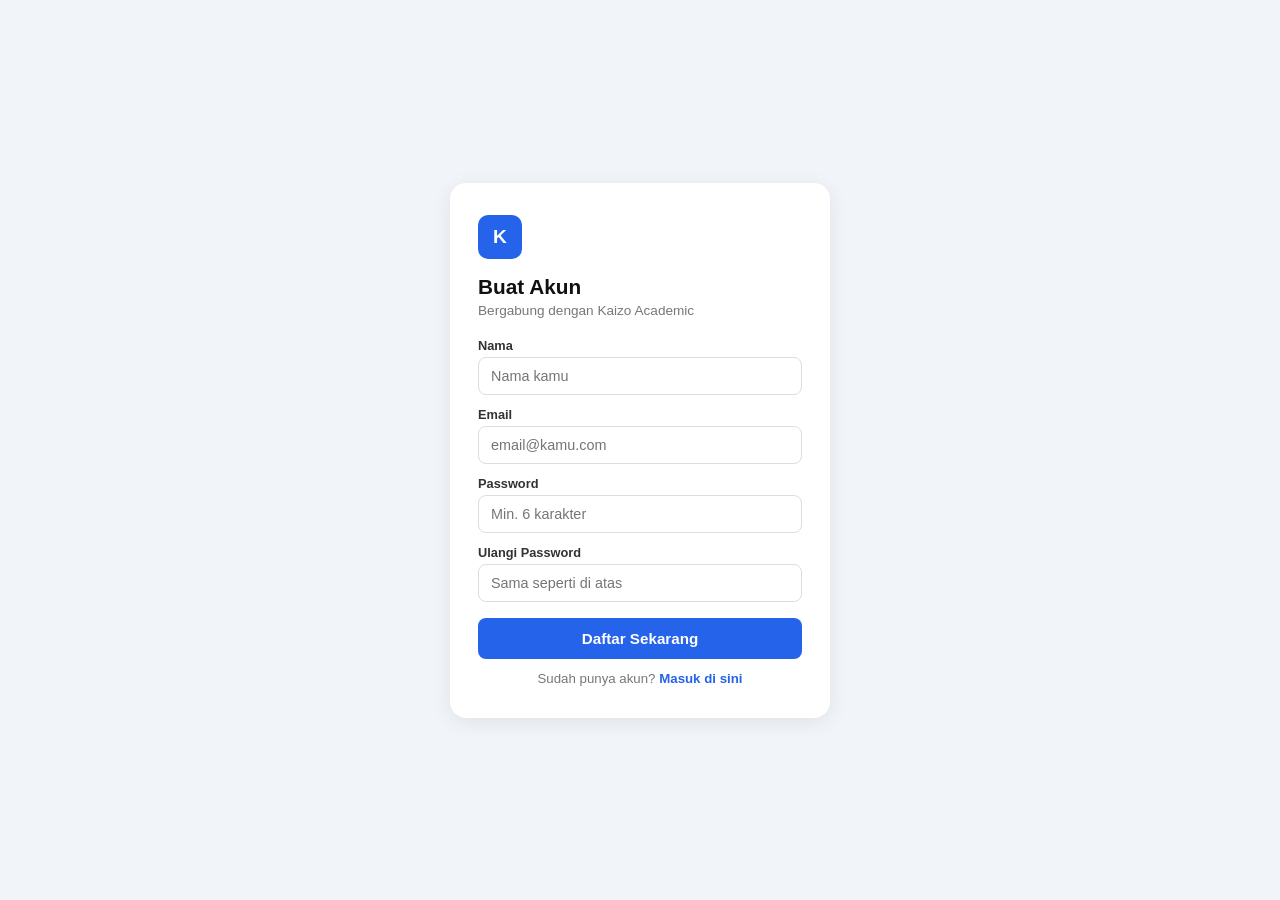
<file: register.html>
<!DOCTYPE html>
<html lang="id">
<head>
<meta charset="UTF-8">
<meta name="viewport" content="width=device-width,initial-scale=1">
<title>Daftar - Kaizo Academic</title>
<style>
*{margin:0;padding:0;box-sizing:border-box}
body{font-family:sans-serif;background:#f1f5f9;min-height:100vh;display:flex;align-items:center;justify-content:center;padding:20px}
.box{background:#fff;border-radius:16px;padding:32px 28px;width:100%;max-width:380px;box-shadow:0 4px 20px rgba(0,0,0,.08)}
.logo{width:44px;height:44px;background:#2563eb;border-radius:10px;color:#fff;font-size:1.2rem;font-weight:800;display:flex;align-items:center;justify-content:center;margin-bottom:16px}
h2{font-size:1.3rem;font-weight:800;color:#111;margin-bottom:4px}
.gray{font-size:.85rem;color:#777;margin-bottom:20px}
.yellow{background:#fef9c3;border:1px solid #fde68a;border-radius:8px;padding:10px 12px;font-size:.82rem;color:#854d0e;margin-bottom:14px;display:none}
.red{background:#fef2f2;border:1px solid #fecaca;border-radius:8px;padding:10px 12px;font-size:.82rem;color:#dc2626;margin-bottom:10px;display:none}
.green{background:#f0fdf4;border:1px solid #bbf7d0;border-radius:8px;padding:10px 12px;font-size:.82rem;color:#166534;margin-bottom:10px;display:none}
label{display:block;font-size:.8rem;font-weight:600;color:#333;margin-top:12px;margin-bottom:4px}
input{width:100%;padding:10px 12px;border:1.5px solid #ddd;border-radius:8px;font-size:.9rem;outline:none;font-family:sans-serif}
input:focus{border-color:#2563eb}
.btn{width:100%;margin-top:16px;padding:12px;background:#2563eb;color:#fff;border:none;border-radius:8px;font-size:.95rem;font-weight:700;cursor:pointer;font-family:sans-serif}
.btn:disabled{opacity:.5}
.link{text-align:center;margin-top:12px;font-size:.83rem;color:#777}
.link a{color:#2563eb;font-weight:600;text-decoration:none}
</style>
</head>
<body>
<div class="box">
  <div class="logo">K</div>
  <h2>Buat Akun</h2>
  <div class="gray">Bergabung dengan Kaizo Academic</div>
  <div class="yellow" id="yw">&#128081; Kamu pengguna pertama, otomatis jadi Developer Owner!</div>
  <div class="red" id="er"></div>
  <div class="green" id="ok"></div>
  <label>Nama</label><input id="nm" placeholder="Nama kamu" autocomplete="name">
  <label>Email</label><input id="em" type="email" placeholder="email@kamu.com" autocomplete="email">
  <label>Password</label><input id="pw" type="password" placeholder="Min. 6 karakter" autocomplete="new-password">
  <label>Ulangi Password</label><input id="pw2" type="password" placeholder="Sama seperti di atas" autocomplete="new-password">
  <button class="btn" id="btn" onclick="daftar()">Daftar Sekarang</button>
  <div class="link">Sudah punya akun? <a href="login.html">Masuk di sini</a></div>
</div>
<script>
var SB_URL = 'https://kjcifrrkfpifdrwjufau.supabase.co';
var SB_KEY = 'sb_publishable_8sk82afIl_YihEiIFkvCwQ_LDz1I5C6';

function showEr(s){var e=document.getElementById('er');e.textContent=s;e.style.display='block';document.getElementById('ok').style.display='none';}
function showOk(s){var e=document.getElementById('ok');e.textContent=s;e.style.display='block';document.getElementById('er').style.display='none';}

async function sbGet(path){
  var r=await fetch(SB_URL+'/rest/v1/'+path,{headers:{'apikey':SB_KEY,'Authorization':'Bearer '+SB_KEY}});
  return r.json();
}
async function sbPost(path,data){
  var r=await fetch(SB_URL+'/rest/v1/'+path,{method:'POST',headers:{'apikey':SB_KEY,'Authorization':'Bearer '+SB_KEY,'Content-Type':'application/json','Prefer':'return=representation'},body:JSON.stringify(data)});
  return {ok:r.ok,status:r.status,data:await r.json()};
}

function hp(s){var h=5381;for(var i=0;i<s.length;i++)h=((h<<5)+h)^s.charCodeAt(i);return'kz_'+(h>>>0).toString(16);}

// Cek sudah login
try{if(localStorage.getItem('kaizo:session'))location.href='index.html';}catch(e){}

// Cek user pertama
(async function(){
  try{
    var users=await sbGet('users?select=id&limit=1');
    if(!users||users.length===0)document.getElementById('yw').style.display='block';
  }catch(e){}
})();

document.addEventListener('keydown',function(e){if(e.key==='Enter')daftar();});

async function daftar(){
  var nm=document.getElementById('nm').value.trim();
  var em=document.getElementById('em').value.trim().toLowerCase();
  var pw=document.getElementById('pw').value;
  var pw2=document.getElementById('pw2').value;
  var btn=document.getElementById('btn');

  if(!nm)return showEr('Nama wajib diisi!');
  if(!em||em.indexOf('@')<0)return showEr('Email tidak valid!');
  if(pw.length<6)return showEr('Password min. 6 karakter!');
  if(pw!==pw2)return showEr('Password tidak cocok!');

  btn.disabled=true;btn.textContent='Memproses...';

  try{
    // Cek email duplikat
    var existing=await sbGet('users?email=eq.'+encodeURIComponent(em)+'&select=id');
    if(existing&&existing.length>0){
      btn.disabled=false;btn.textContent='Daftar Sekarang';
      return showEr('Email sudah terdaftar!');
    }

    // Cek apakah user pertama
    var allUsers=await sbGet('users?select=id&limit=1');
    var isFirst=!allUsers||allUsers.length===0;

    var result=await sbPost('users',{
      name:nm,
      email:em,
      password:hp(pw),
      role:isFirst?'owner':'user',
      xp:0,
      badges:[],
      completed_lessons:[],
      completed_courses:[],
      games_played:0,
      posts:0,
      avatar:''
    });

    if(!result.ok){
      btn.disabled=false;btn.textContent='Daftar Sekarang';
      return showEr('Gagal daftar: '+(result.data.message||result.data.hint||JSON.stringify(result.data)));
    }

    var user=Array.isArray(result.data)?result.data[0]:result.data;
    delete user.password;
    localStorage.setItem('kaizo:session',JSON.stringify(user));

    showOk('Berhasil! Mengalihkan...');
    setTimeout(function(){location.href='index.html';},1000);

  }catch(e){
    btn.disabled=false;btn.textContent='Daftar Sekarang';
    showEr('Error: '+e.message);
  }
}
</script>
</body>
</html>
</file>
